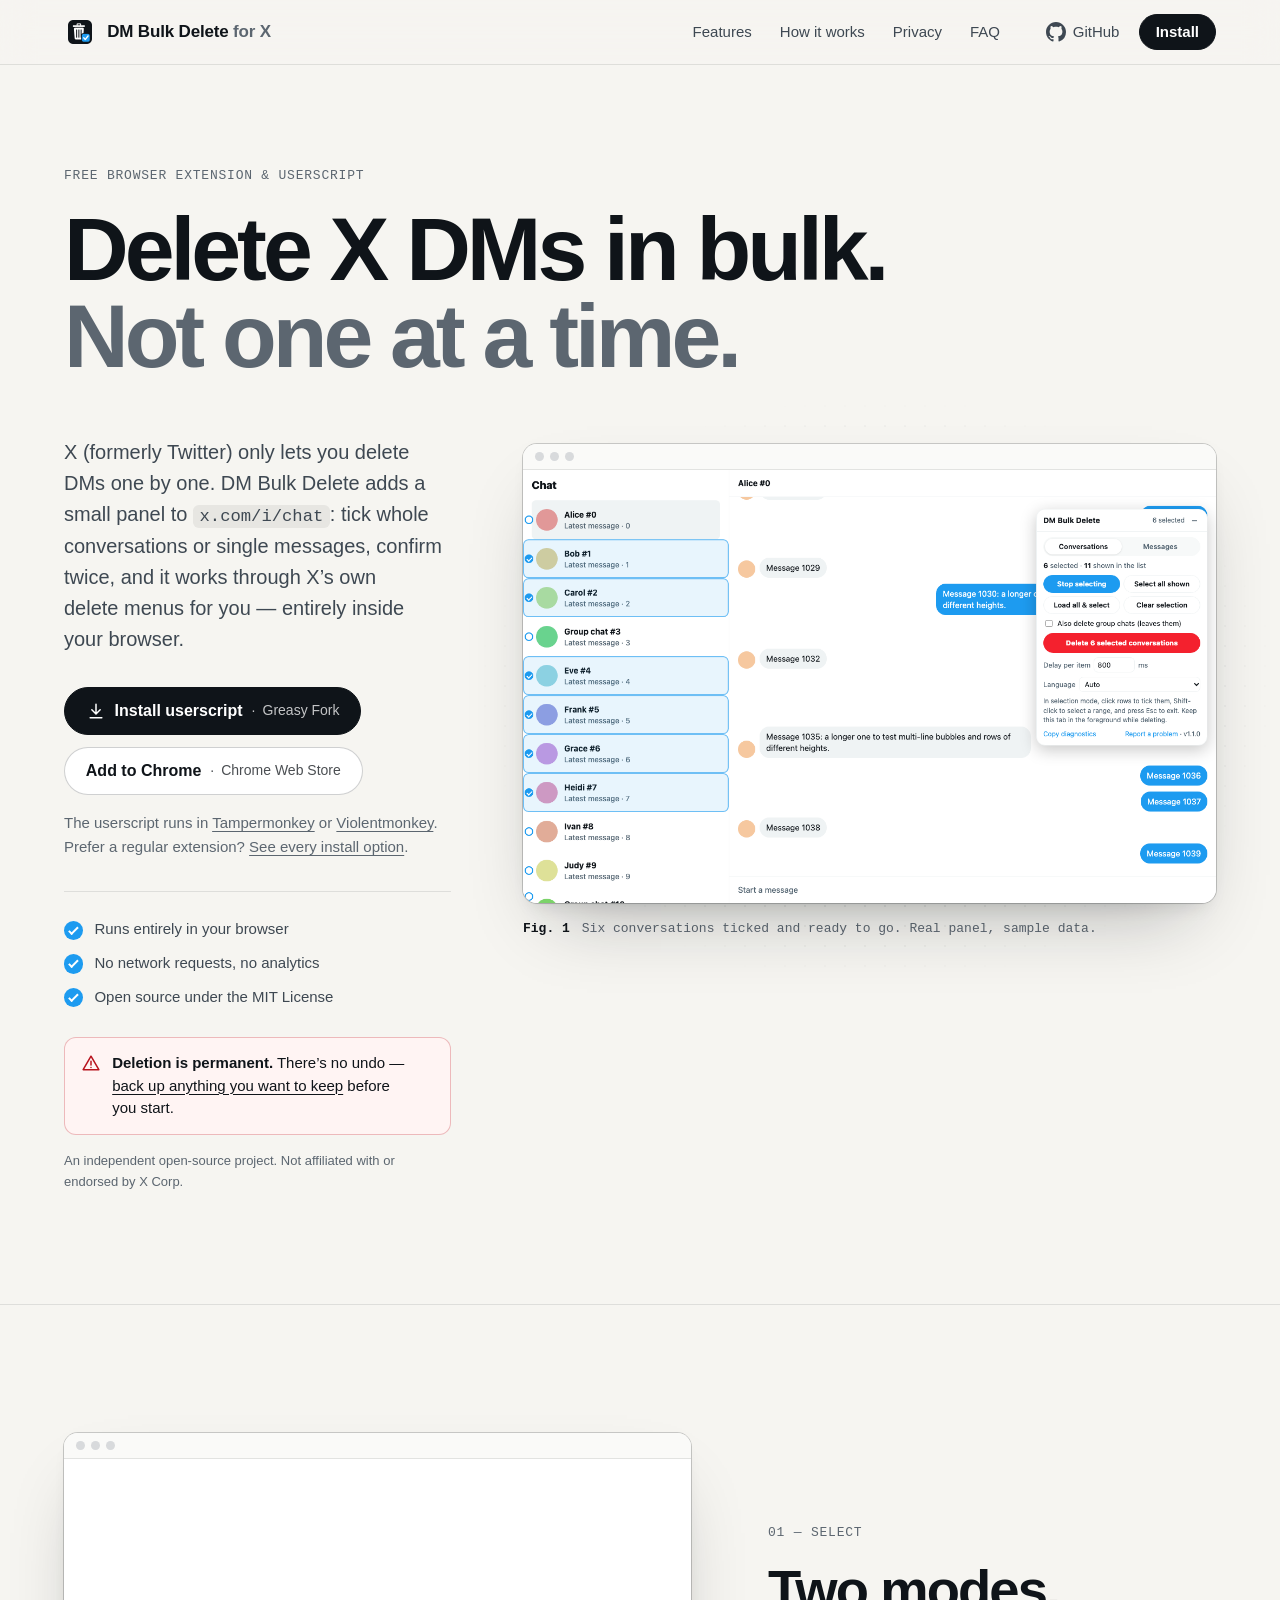
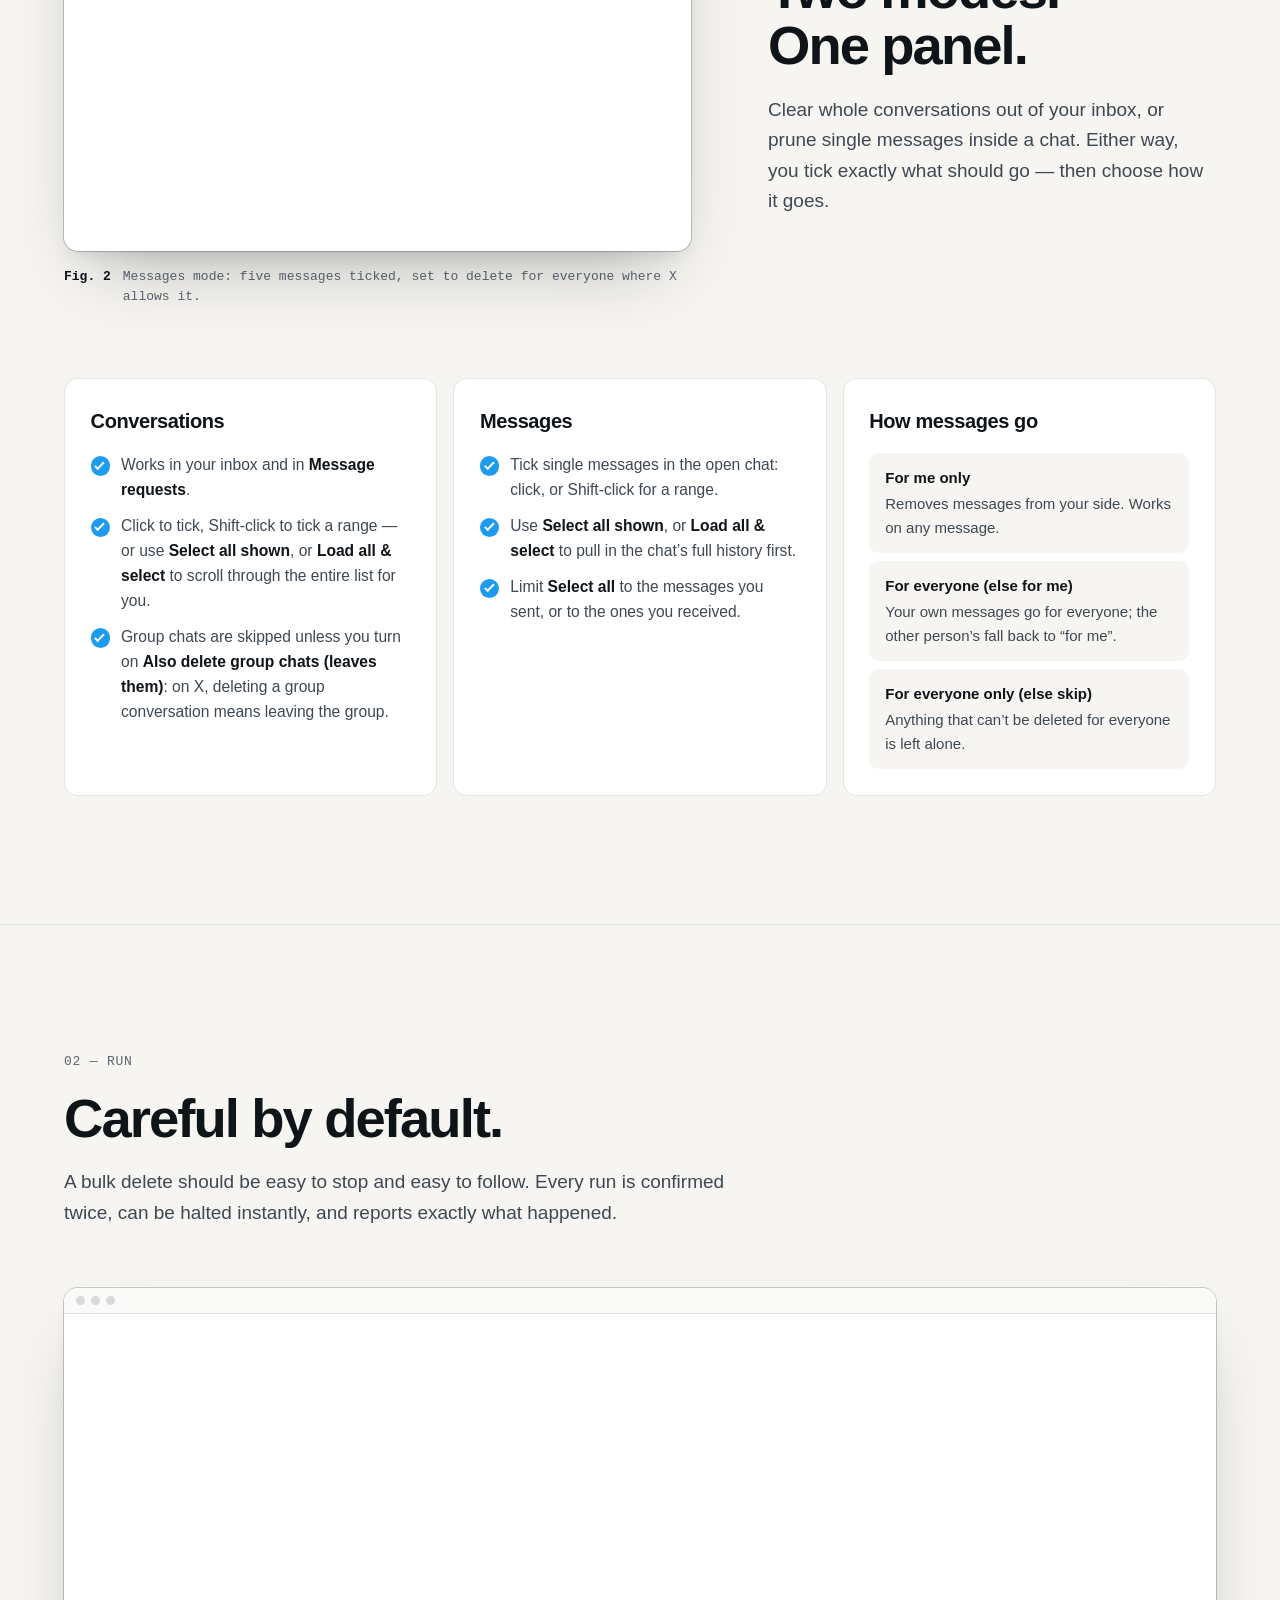
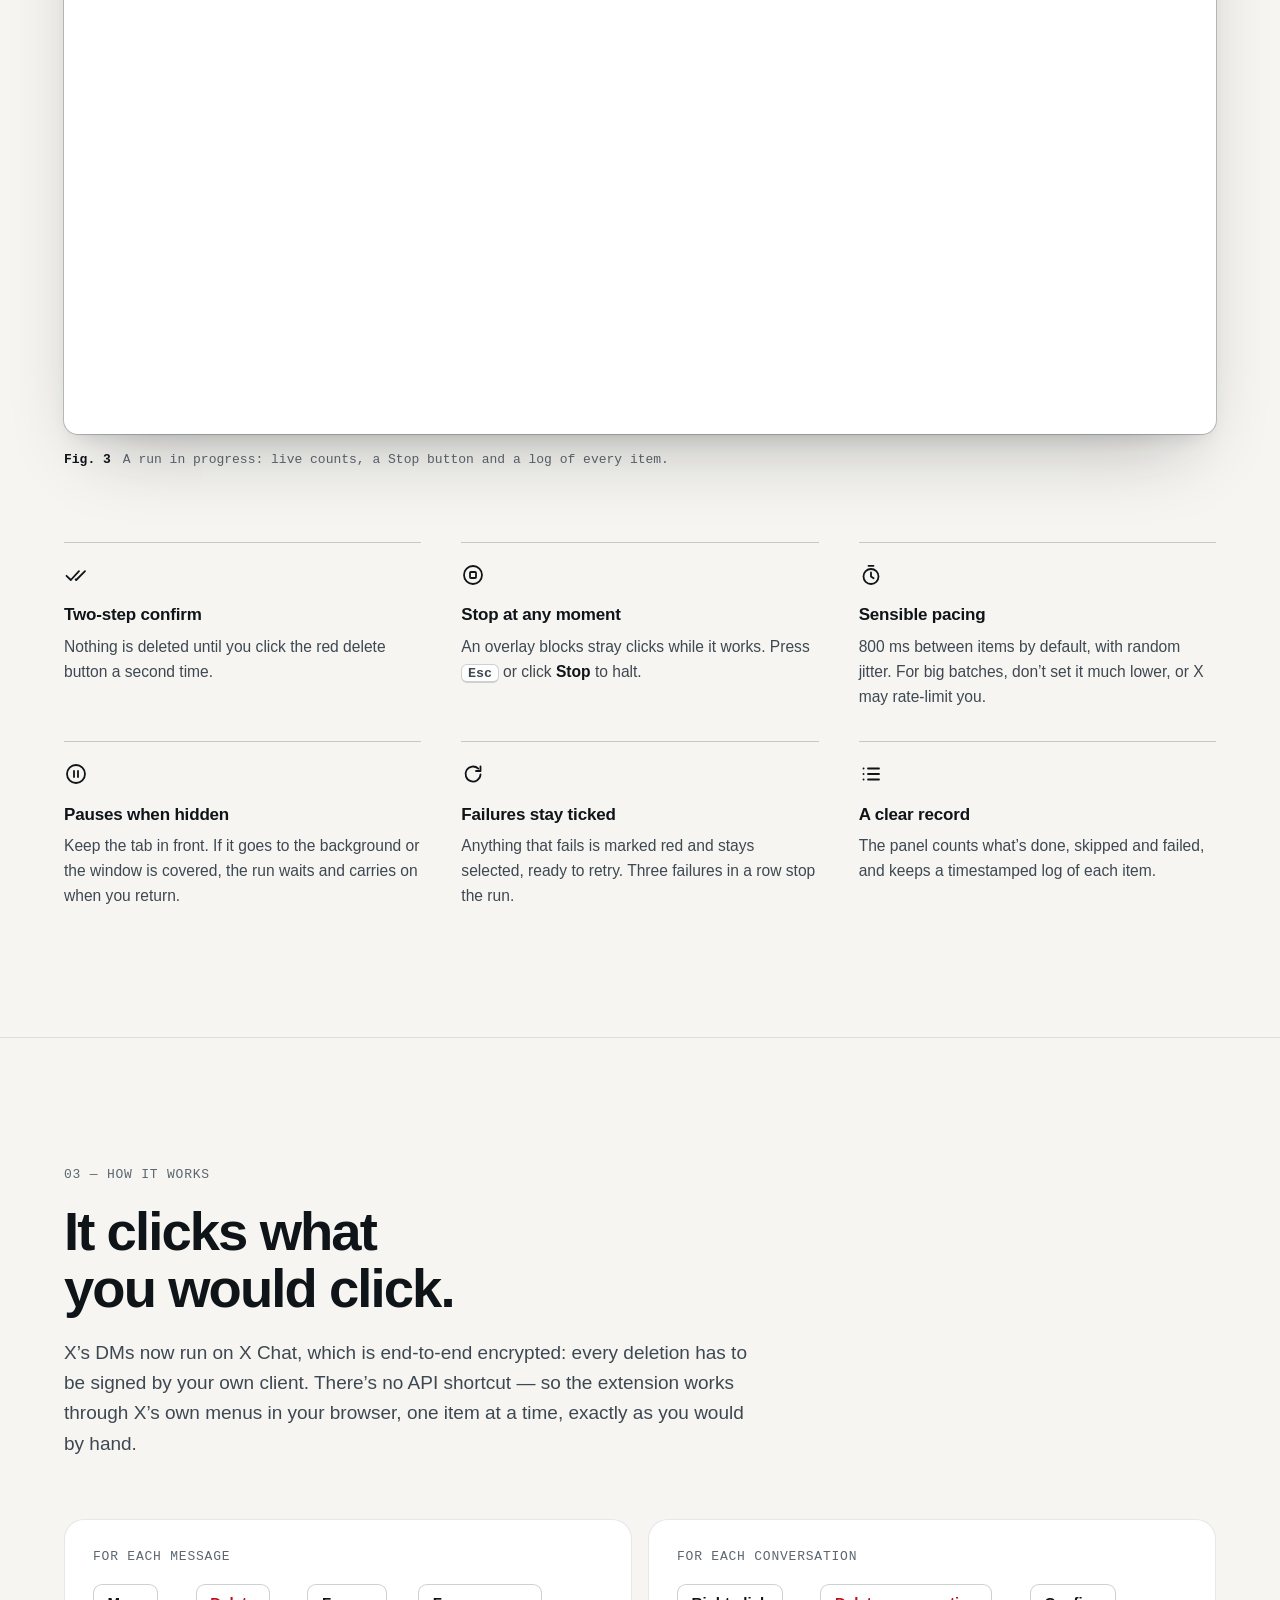
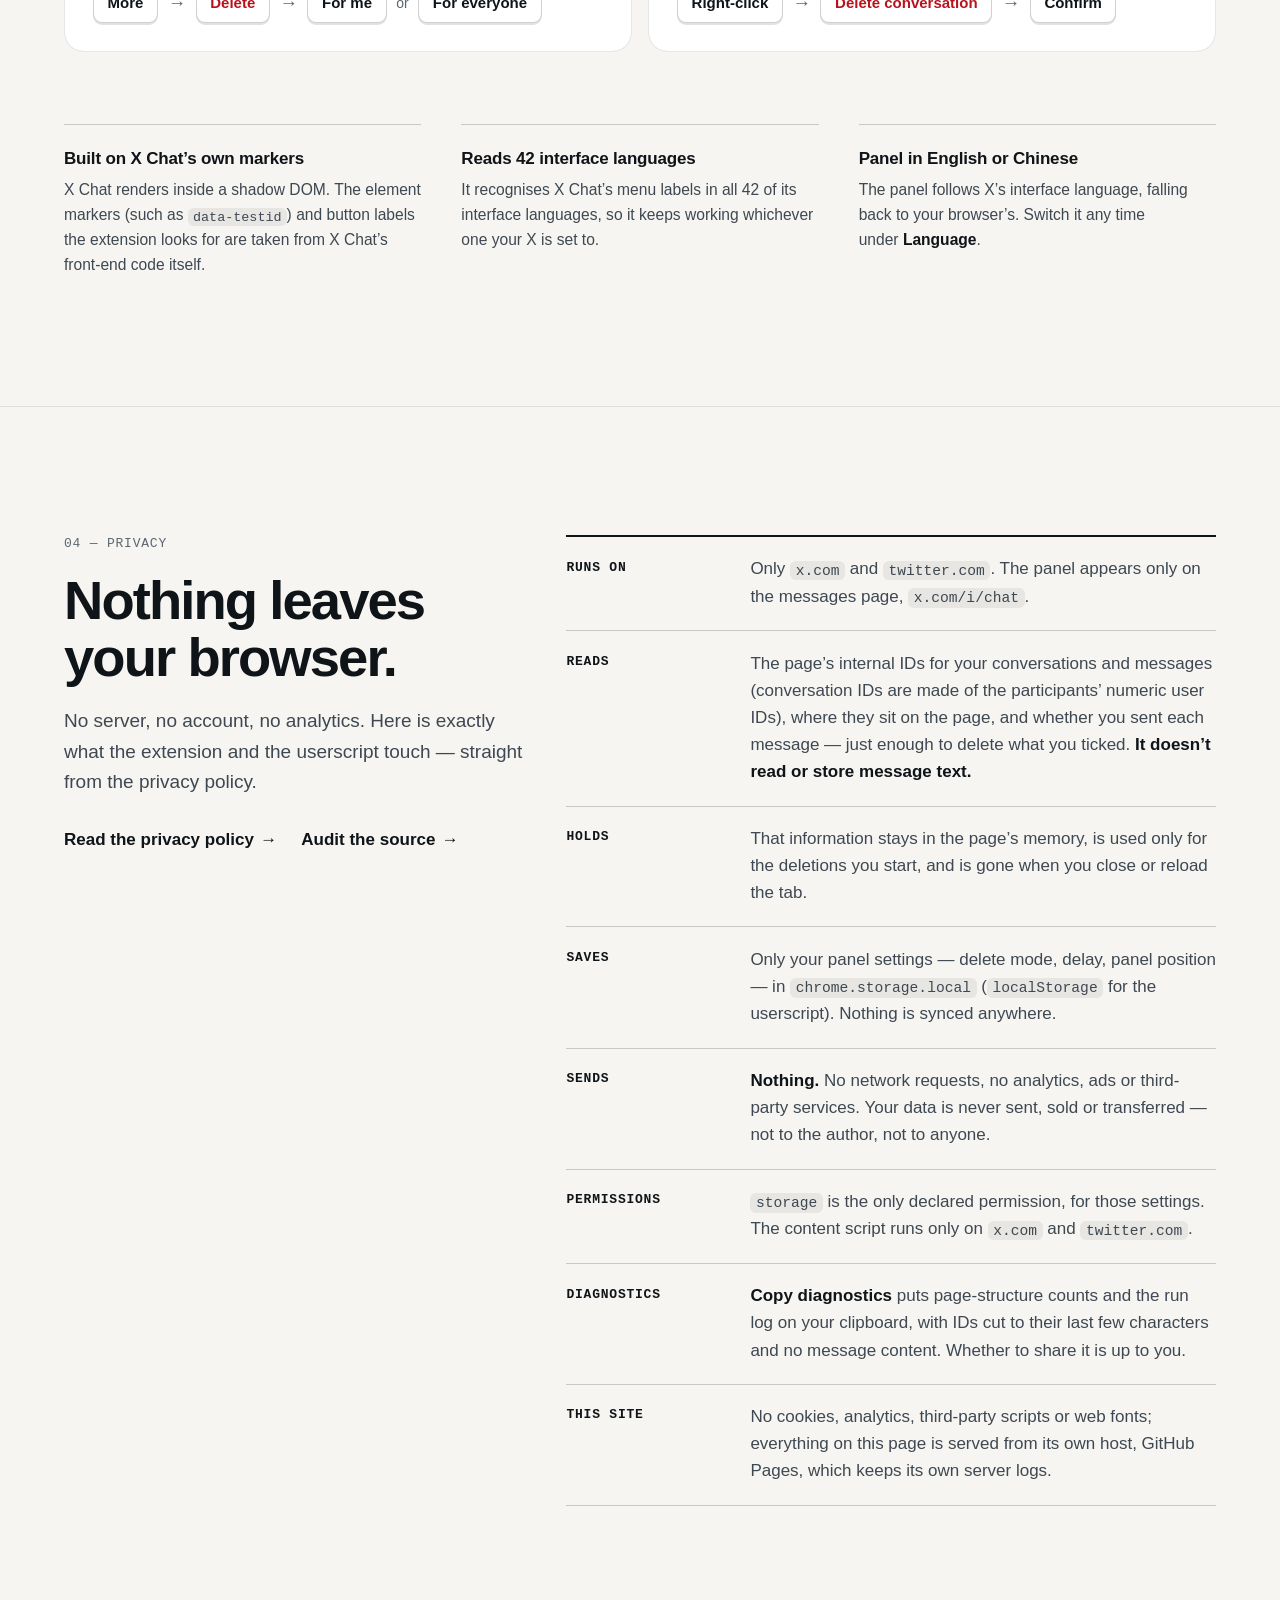
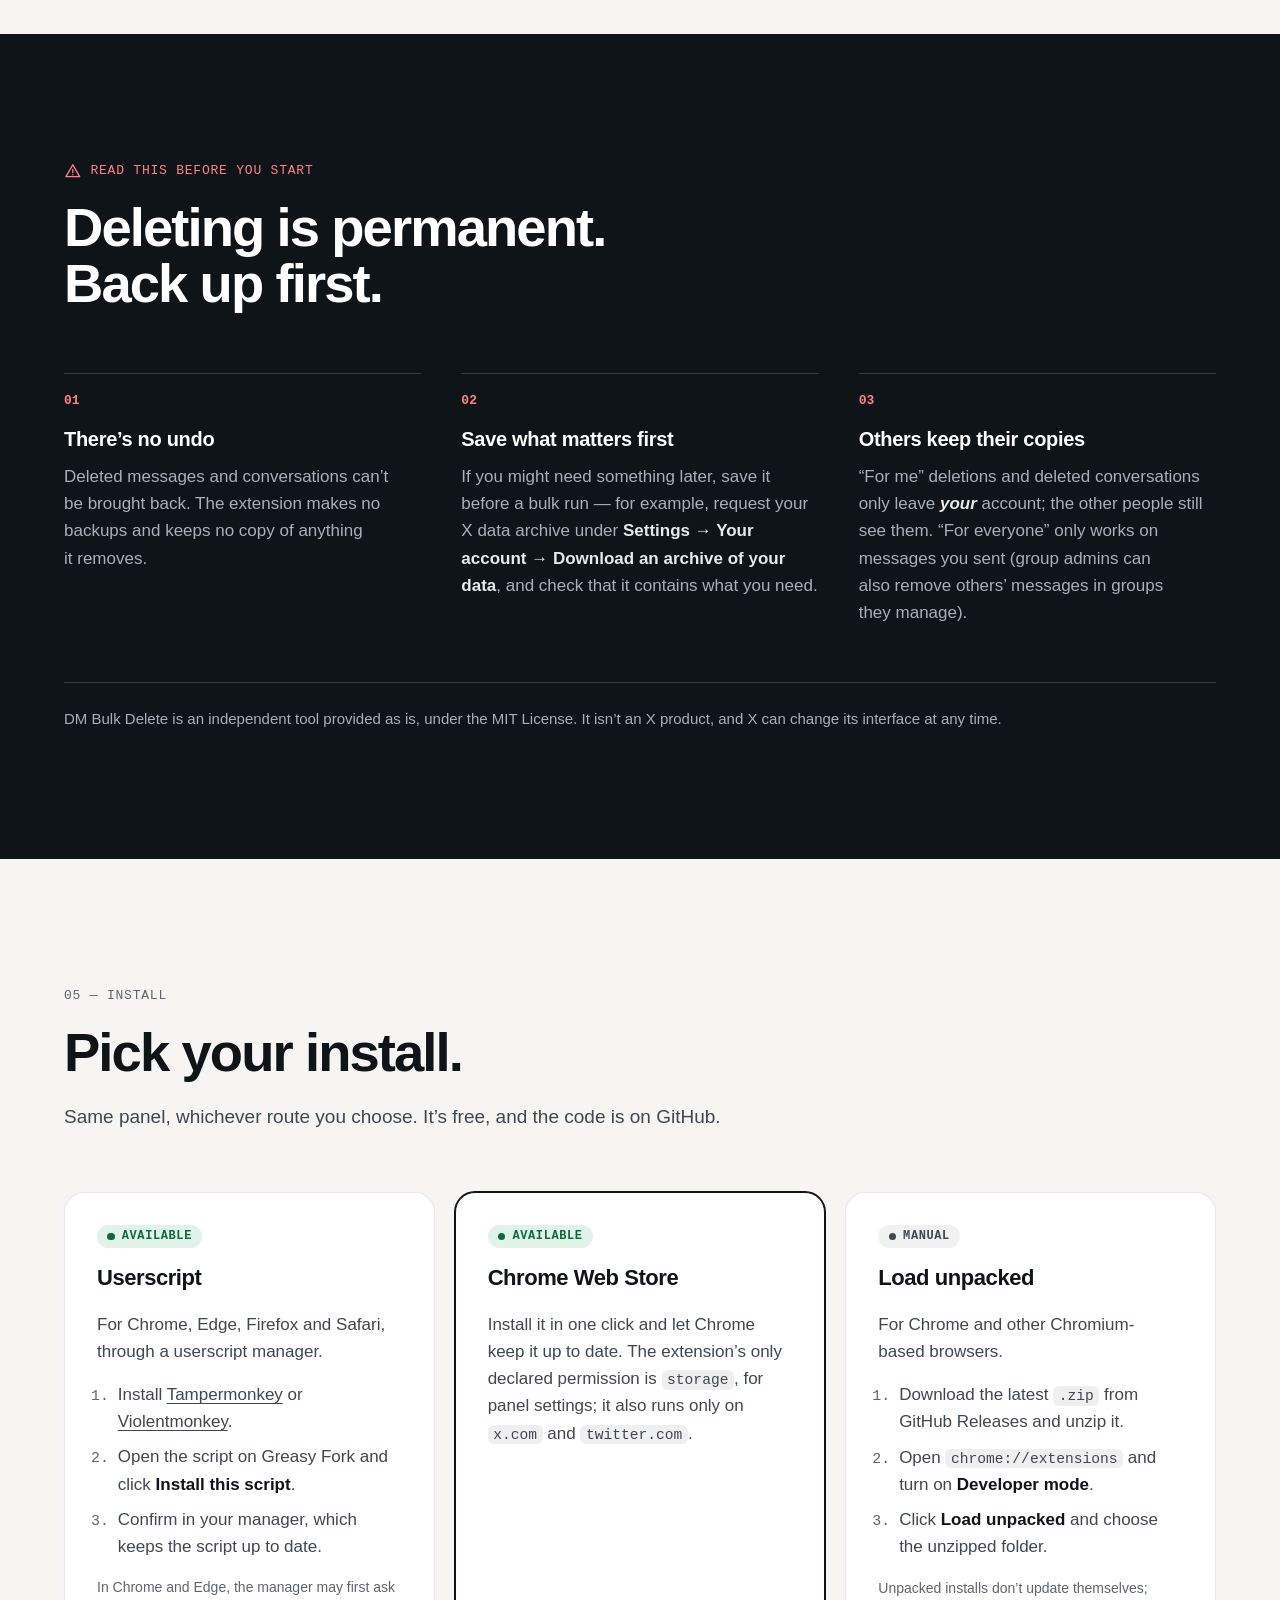
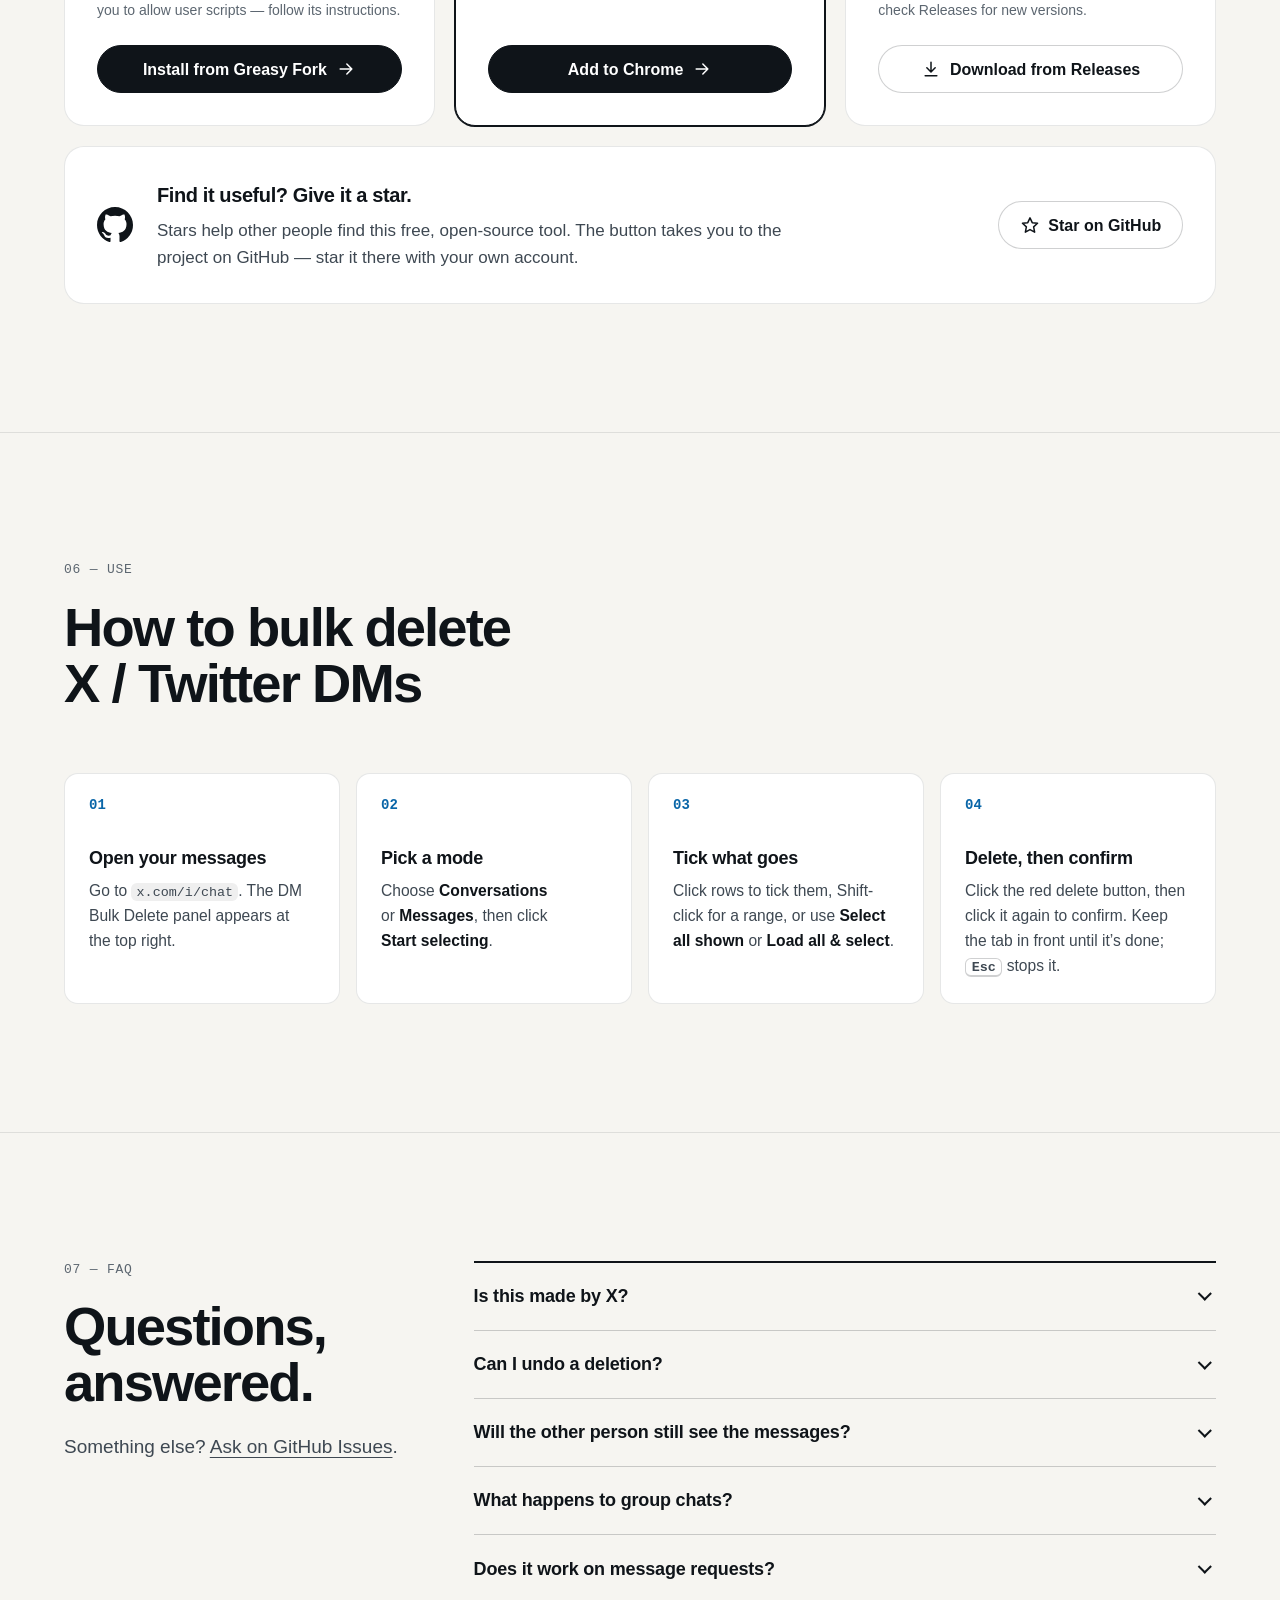
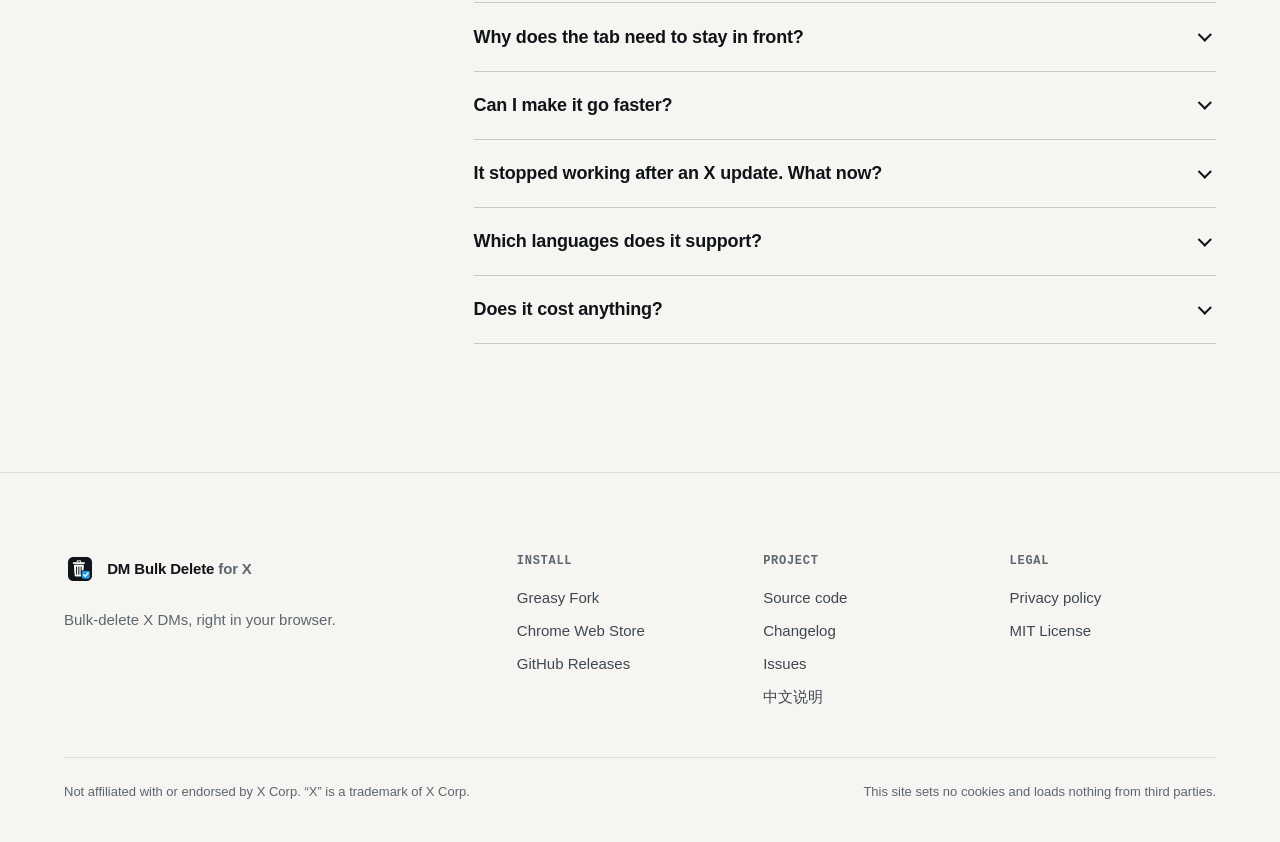
<file: docs/index.html>
<!doctype html>
<html lang="en" data-cws="live">
<head>
  <meta charset="utf-8">
  <meta name="viewport" content="width=device-width, initial-scale=1">
  <!-- Everything on this page is served from this site: no cookies, analytics, third-party scripts or web fonts. This policy enforces it. -->
  <meta http-equiv="Content-Security-Policy" content="default-src 'none'; script-src 'self'; style-src 'self'; img-src 'self'; base-uri 'none'; form-action 'none'">
  <title>DM Bulk Delete for X — delete X (Twitter) DMs in bulk</title>
  <meta name="description" content="Bulk-delete X (Twitter) DMs: tick whole conversations or single messages and remove them in one go. Free, open source, runs entirely in your browser.">
  <link rel="canonical" href="https://llln-j.github.io/x-dm-bulk-delete/">
  <meta name="theme-color" content="#f6f5f1">
  <meta name="color-scheme" content="light">
  <link rel="icon" href="assets/favicon-32.png" sizes="32x32" type="image/png">
  <link rel="icon" href="assets/icon-128.png" sizes="128x128" type="image/png">
  <link rel="apple-touch-icon" href="assets/icon-128.png">

  <meta property="og:type" content="website">
  <meta property="og:site_name" content="DM Bulk Delete for X">
  <meta property="og:title" content="DM Bulk Delete for X — delete X DMs in bulk">
  <meta property="og:description" content="Tick whole conversations or single messages on x.com/i/chat and delete them in one go. Free, open source, and nothing leaves your browser.">
  <meta property="og:url" content="https://llln-j.github.io/x-dm-bulk-delete/">
  <meta property="og:image" content="https://llln-j.github.io/x-dm-bulk-delete/assets/og-image.png">
  <meta property="og:image:type" content="image/png">
  <meta property="og:image:width" content="1200">
  <meta property="og:image:height" content="630">
  <meta property="og:image:alt" content="DM Bulk Delete for X: a selection panel on X’s chat page with several conversations ticked for deletion.">
  <meta property="og:locale" content="en_US">
  <meta name="twitter:card" content="summary_large_image">
  <meta name="twitter:title" content="DM Bulk Delete for X — delete X DMs in bulk">
  <meta name="twitter:description" content="Tick whole conversations or single messages on x.com/i/chat and delete them in one go. Free, open source, and nothing leaves your browser.">
  <meta name="twitter:image" content="https://llln-j.github.io/x-dm-bulk-delete/assets/og-image.png">
  <meta name="twitter:image:alt" content="DM Bulk Delete for X: a selection panel on X’s chat page with several conversations ticked for deletion.">

  <link rel="stylesheet" href="assets/site.css">
  <script src="config.js" defer></script>
  <script src="assets/site.js" defer></script>

  <script type="application/ld+json">
  {
    "@context": "https://schema.org",
    "@type": "SoftwareApplication",
    "name": "DM Bulk Delete for X",
    "alternateName": "X 私信批量删除",
    "description": "Browser extension and userscript that bulk-deletes X (Twitter) direct messages and whole conversations on x.com/i/chat. Runs entirely in the browser; no data leaves the device.",
    "applicationCategory": "BrowserApplication",
    "operatingSystem": "Chrome, Edge, Firefox, Safari",
    "url": "https://llln-j.github.io/x-dm-bulk-delete/",
    "image": "https://llln-j.github.io/x-dm-bulk-delete/assets/og-image.png",
    "screenshot": "https://llln-j.github.io/x-dm-bulk-delete/assets/shot-conversations.png",
    "installUrl": "https://chromewebstore.google.com/detail/dm-bulk-delete-for-x/ohiiccddhenbgfbgachigngnggjcgoeo",
    "downloadUrl": "https://github.com/LLLn-J/x-dm-bulk-delete/releases/latest",
    "license": "https://github.com/LLLn-J/x-dm-bulk-delete/blob/main/LICENSE",
    "isAccessibleForFree": true,
    "offers": { "@type": "Offer", "price": "0", "priceCurrency": "USD" },
    "sameAs": [
      "https://chromewebstore.google.com/detail/dm-bulk-delete-for-x/ohiiccddhenbgfbgachigngnggjcgoeo",
      "https://github.com/LLLn-J/x-dm-bulk-delete",
      "https://greasyfork.org/en/scripts/604053-dm-bulk-delete-for-x"
    ]
  }
  </script>
</head>
<body>
  <a class="skip-link" href="#main">Skip to content</a>

  <svg class="sprite" aria-hidden="true" focusable="false" xmlns="http://www.w3.org/2000/svg">
    <symbol id="i-arrow" viewBox="0 0 24 24"><path d="M5 12h14M13 6l6 6-6 6"/></symbol>
    <symbol id="i-download" viewBox="0 0 24 24"><path d="M12 4v11M7 10.5l5 5 5-5M5 20h14"/></symbol>
    <symbol id="i-alert" viewBox="0 0 24 24"><path d="M12 3.8 2.6 20h18.8L12 3.8Z"/><path d="M12 10v4.4M12 17.3v.1"/></symbol>
    <symbol id="i-double-check" viewBox="0 0 24 24"><path d="M2.5 12.8 6.8 17 15 8.2M11.6 16.4l.6.6L21 8.2"/></symbol>
    <symbol id="i-stop" viewBox="0 0 24 24"><circle cx="12" cy="12" r="9"/><rect x="9" y="9" width="6" height="6" rx="1"/></symbol>
    <symbol id="i-timer" viewBox="0 0 24 24"><circle cx="12" cy="13.5" r="7.5"/><path d="M12 9.5v4l2.6 1.8M9.5 2.8h5"/></symbol>
    <symbol id="i-pause" viewBox="0 0 24 24"><circle cx="12" cy="12" r="9"/><path d="M10 9v6M14 9v6"/></symbol>
    <symbol id="i-retry" viewBox="0 0 24 24"><path d="M19.5 12.5a7.5 7.5 0 1 1-2.2-5.8"/><path d="M19.5 4.5v4.5H15"/></symbol>
    <symbol id="i-log" viewBox="0 0 24 24"><path d="M9 6.5h11M9 12h11M9 17.5h11M4.5 6.5h.1M4.5 12h.1M4.5 17.5h.1"/></symbol>
    <symbol id="i-github" viewBox="0 0 16 16"><path d="M8 0C3.58 0 0 3.58 0 8c0 3.54 2.29 6.53 5.47 7.59.4.07.55-.17.55-.38 0-.19-.01-.82-.01-1.49-2.01.37-2.53-.49-2.69-.94-.09-.23-.48-.94-.82-1.13-.28-.15-.68-.52-.01-.53.63-.01 1.08.58 1.23.82.72 1.21 1.87.87 2.33.66.07-.52.28-.87.51-1.07-1.78-.2-3.64-.89-3.64-3.95 0-.87.31-1.59.82-2.15-.08-.2-.36-1.02.08-2.12 0 0 .67-.21 2.2.82.64-.18 1.32-.27 2-.27.68 0 1.36.09 2 .27 1.53-1.04 2.2-.82 2.2-.82.44 1.1.16 1.92.08 2.12.51.56.82 1.27.82 2.15 0 3.07-1.87 3.75-3.65 3.95.29.25.54.73.54 1.48 0 1.07-.01 1.93-.01 2.2 0 .21.15.46.55.38A8.01 8.01 0 0 0 16 8c0-4.42-3.58-8-8-8Z"/></symbol>
    <symbol id="i-star" viewBox="0 0 24 24"><path d="M12 3.4l2.68 5.81 6.36.75-4.7 4.35 1.24 6.28L12 17.46l-5.58 3.13 1.24-6.28-4.7-4.35 6.36-.75Z"/></symbol>
  </svg>

  <header class="site-header">
    <div class="wrap header-inner">
      <a class="brand" href="./">
        <img src="assets/icon-128.png" width="32" height="32" alt="">
        <span>DM Bulk Delete <span class="brand-for">for X</span></span>
      </a>
      <nav class="site-nav" aria-label="Sections">
        <ul>
          <li><a href="#features">Features</a></li>
          <li><a href="#how-it-works">How it works</a></li>
          <li><a href="#privacy">Privacy</a></li>
          <li><a href="#faq">FAQ</a></li>
        </ul>
      </nav>
      <div class="header-actions">
        <a class="header-github" href="https://github.com/LLLn-J/x-dm-bulk-delete">
          <svg class="icon icon--fill" aria-hidden="true" focusable="false"><use href="#i-github"/></svg>
          <span class="header-github-label">GitHub</span>
        </a>
        <a class="btn btn--primary btn--sm" href="#install">Install</a>
      </div>
    </div>
  </header>

  <main id="main">
    <section class="hero" aria-labelledby="hero-title">
      <div class="wrap">
        <p class="kicker">Free browser extension &amp; userscript</p>
        <h1 id="hero-title" class="hero-title">Delete X DMs in bulk.<br><span>Not one at a time.</span></h1>

        <div class="hero-grid">
          <div class="hero-copy">
            <p class="hero-lede">X (formerly Twitter) only lets you delete DMs one by one. DM Bulk Delete adds a small panel to <code>x.com/i/chat</code>: tick whole conversations or single messages, confirm twice, and it works through X’s own delete menus for you — entirely inside your browser.</p>

            <div class="cta-row">
              <a class="btn btn--primary" href="https://greasyfork.org/en/scripts/604053-dm-bulk-delete-for-x">
                <svg class="icon" aria-hidden="true" focusable="false"><use href="#i-download"/></svg>
                Install userscript <span class="btn-meta">Greasy Fork</span>
              </a>
              <span class="btn btn--pending" data-cws-pending hidden>
                <span class="pending-dot" aria-hidden="true"></span>
                Chrome Web Store <span class="btn-meta">pending review</span>
              </span>
              <a class="btn btn--secondary" href="https://chromewebstore.google.com/detail/dm-bulk-delete-for-x/ohiiccddhenbgfbgachigngnggjcgoeo" data-cws-link data-cws-live>
                Add to Chrome <span class="btn-meta">Chrome Web Store</span>
              </a>
            </div>
            <p class="cta-alt">The userscript runs in <a href="https://www.tampermonkey.net/">Tampermonkey</a> or <a href="https://violentmonkey.github.io/">Violentmonkey</a>. Prefer a regular extension? <a href="#install">See every install option</a>.</p>

            <ul class="proof" role="list">
              <li>Runs entirely in your browser</li>
              <li>No network requests, no analytics</li>
              <li>Open source under the MIT License</li>
            </ul>

            <p class="hero-warning">
              <svg class="icon" aria-hidden="true" focusable="false"><use href="#i-alert"/></svg>
              <span><strong>Deletion is permanent.</strong> There’s no undo — <a href="#before-you-start">back up anything you want to keep</a> before you start.</span>
            </p>
            <p class="disclaimer">An independent open-source project. Not affiliated with or endorsed by X&nbsp;Corp.</p>
          </div>

          <figure class="hero-shot">
            <div class="shot">
              <div class="shot-bar" aria-hidden="true"><span></span><span></span><span></span></div>
              <picture>
                <source srcset="assets/shot-conversations.webp" type="image/webp">
                <img src="assets/shot-conversations.png" width="1280" height="800" fetchpriority="high" decoding="async" alt="The DM Bulk Delete panel open on X’s chat page. Six conversations in the list on the left are ticked, and the panel offers a red button labelled “Delete 6 selected conversations”.">
              </picture>
            </div>
            <figcaption><span class="fig">Fig. 1</span> <span>Six conversations ticked and ready to go. Real panel, sample data.</span></figcaption>
          </figure>
        </div>
      </div>
    </section>

    <section id="features" class="section" aria-labelledby="features-title">
      <div class="wrap">
        <div class="split">
          <div class="split-copy">
            <p class="kicker">01 — Select</p>
            <h2 id="features-title" class="display">Two modes. One&nbsp;panel.</h2>
            <p class="section-lede">Clear whole conversations out of your inbox, or prune single messages inside a chat. Either way, you tick exactly what should go — then choose how it goes.</p>
          </div>

          <figure class="split-media">
            <div class="shot">
              <div class="shot-bar" aria-hidden="true"><span></span><span></span><span></span></div>
              <picture>
                <source srcset="assets/shot-messages.webp" type="image/webp">
                <img src="assets/shot-messages.png" width="1280" height="800" loading="lazy" decoding="async" alt="Messages mode: five messages in the open chat are ticked, and the panel’s Delete setting reads “For everyone (else for me)” above a red “Delete 5 selected messages” button.">
              </picture>
            </div>
            <figcaption><span class="fig">Fig. 2</span> <span>Messages mode: five messages ticked, set to delete for everyone where X allows it.</span></figcaption>
          </figure>
        </div>

        <div class="modes">
          <article class="mode" aria-labelledby="mode-conversations">
            <h3 id="mode-conversations">Conversations</h3>
            <ul class="ticks" role="list">
              <li>Works in your inbox and in <strong>Message requests</strong>.</li>
              <li>Click to tick, Shift-click to tick a range — or use <strong>Select all shown</strong>, or <strong>Load all &amp; select</strong> to scroll through the entire list for you.</li>
              <li>Group chats are skipped unless you turn on <strong>Also delete group chats (leaves them)</strong>: on X, deleting a group conversation means leaving the group.</li>
            </ul>
          </article>

          <article class="mode" aria-labelledby="mode-messages">
            <h3 id="mode-messages">Messages</h3>
            <ul class="ticks" role="list">
              <li>Tick single messages in the open chat: click, or Shift-click for a range.</li>
              <li>Use <strong>Select all shown</strong>, or <strong>Load all &amp; select</strong> to pull in the chat’s full history first.</li>
              <li>Limit <strong>Select all</strong> to the messages you sent, or to the ones you received.</li>
            </ul>
          </article>

          <article class="mode" aria-labelledby="mode-delete">
            <h3 id="mode-delete">How messages go</h3>
            <dl class="delete-modes">
              <div>
                <dt>For me only</dt>
                <dd>Removes messages from your side. Works on any message.</dd>
              </div>
              <div>
                <dt>For everyone (else for me)</dt>
                <dd>Your own messages go for everyone; the other person’s fall back to “for me”.</dd>
              </div>
              <div>
                <dt>For everyone only (else skip)</dt>
                <dd>Anything that can’t be deleted for everyone is left alone.</dd>
              </div>
            </dl>
          </article>
        </div>
      </div>
    </section>

    <section id="safety" class="section" aria-labelledby="safety-title">
      <div class="wrap">
        <header class="section-head">
          <p class="kicker">02 — Run</p>
          <h2 id="safety-title" class="display">Careful by default.</h2>
          <p class="section-lede">A bulk delete should be easy to stop and easy to follow. Every run is confirmed twice, can be halted instantly, and reports exactly what happened.</p>
        </header>

        <figure class="wide-shot">
          <div class="shot">
            <div class="shot-bar" aria-hidden="true"><span></span><span></span><span></span></div>
            <picture>
              <source srcset="assets/shot-deleting.webp" type="image/webp">
              <img src="assets/shot-deleting.png" width="1280" height="800" loading="lazy" decoding="async" alt="A deletion run in progress. A banner asks you not to use the page in the meantime and to press Esc or click Stop to cancel; the conversation being processed is highlighted in yellow; the panel shows “5/14 · 4 done · 1 skipped · 0 failed”, a Stop button and a timestamped log.">
            </picture>
          </div>
          <figcaption><span class="fig">Fig. 3</span> <span>A run in progress: live counts, a Stop button and a log of every item.</span></figcaption>
        </figure>

        <ul class="facts facts--3" role="list">
          <li>
            <svg class="icon" aria-hidden="true" focusable="false"><use href="#i-double-check"/></svg>
            <h3>Two-step confirm</h3>
            <p>Nothing is deleted until you click the red delete button a second time.</p>
          </li>
          <li>
            <svg class="icon" aria-hidden="true" focusable="false"><use href="#i-stop"/></svg>
            <h3>Stop at any moment</h3>
            <p>An overlay blocks stray clicks while it works. Press <kbd>Esc</kbd> or click <strong>Stop</strong> to halt.</p>
          </li>
          <li>
            <svg class="icon" aria-hidden="true" focusable="false"><use href="#i-timer"/></svg>
            <h3>Sensible pacing</h3>
            <p>800&nbsp;ms between items by default, with random jitter. For big batches, don’t set it much lower, or X may rate-limit you.</p>
          </li>
          <li>
            <svg class="icon" aria-hidden="true" focusable="false"><use href="#i-pause"/></svg>
            <h3>Pauses when hidden</h3>
            <p>Keep the tab in front. If it goes to the background or the window is covered, the run waits and carries on when you return.</p>
          </li>
          <li>
            <svg class="icon" aria-hidden="true" focusable="false"><use href="#i-retry"/></svg>
            <h3>Failures stay ticked</h3>
            <p>Anything that fails is marked red and stays selected, ready to retry. Three failures in a row stop the run.</p>
          </li>
          <li>
            <svg class="icon" aria-hidden="true" focusable="false"><use href="#i-log"/></svg>
            <h3>A clear record</h3>
            <p>The panel counts what’s done, skipped and failed, and keeps a timestamped log of each item.</p>
          </li>
        </ul>
      </div>
    </section>

    <section id="how-it-works" class="section" aria-labelledby="how-title">
      <div class="wrap">
        <header class="section-head">
          <p class="kicker">03 — How it works</p>
          <h2 id="how-title" class="display">It clicks what you would&nbsp;click.</h2>
          <p class="section-lede">X’s DMs now run on X Chat, which is end-to-end encrypted: every deletion has to be signed by your own client. There’s no API shortcut — so the extension works through X’s own menus in your browser, one item at a time, exactly as you would by hand.</p>
        </header>

        <div class="paths">
          <div class="path">
            <p class="path-label">For each message</p>
            <ol class="path-steps" role="list">
              <li><span class="key">More</span></li>
              <li><span class="key key--danger">Delete</span></li>
              <li><span class="key">For me</span> <span class="path-or">or</span> <span class="key">For everyone</span></li>
            </ol>
          </div>
          <div class="path">
            <p class="path-label">For each conversation</p>
            <ol class="path-steps" role="list">
              <li><span class="key">Right-click</span></li>
              <li><span class="key key--danger">Delete conversation</span></li>
              <li><span class="key">Confirm</span></li>
            </ol>
          </div>
        </div>

        <ul class="facts facts--3" role="list">
          <li>
            <h3>Built on X Chat’s own markers</h3>
            <p>X Chat renders inside a shadow DOM. The element markers (such as <code>data-testid</code>) and button labels the extension looks for are taken from X Chat’s front-end code itself.</p>
          </li>
          <li>
            <h3>Reads 42 interface languages</h3>
            <p>It recognises X Chat’s menu labels in all 42 of its interface languages, so it keeps working whichever one your X is set to.</p>
          </li>
          <li>
            <h3>Panel in English or Chinese</h3>
            <p>The panel follows X’s interface language, falling back to your browser’s. Switch it any time under <strong>Language</strong>.</p>
          </li>
        </ul>
      </div>
    </section>

    <section id="privacy" class="section" aria-labelledby="privacy-title">
      <div class="wrap privacy-layout">
        <header class="section-head">
          <p class="kicker">04 — Privacy</p>
          <h2 id="privacy-title" class="display">Nothing leaves your browser.</h2>
          <p class="section-lede">No server, no account, no analytics. Here is exactly what the extension and the userscript touch — straight from the privacy policy.</p>
          <p class="link-row">
            <a class="link-arrow" href="https://github.com/LLLn-J/x-dm-bulk-delete/blob/main/PRIVACY.md">Read the privacy policy</a>
            <a class="link-arrow" href="https://github.com/LLLn-J/x-dm-bulk-delete">Audit the source</a>
          </p>
        </header>

        <dl class="spec">
          <div>
            <dt>Runs on</dt>
            <dd>Only <code>x.com</code> and <code>twitter.com</code>. The panel appears only on the messages page, <code>x.com/i/chat</code>.</dd>
          </div>
          <div>
            <dt>Reads</dt>
            <dd>The page’s internal IDs for your conversations and messages (conversation IDs are made of the participants’ numeric user IDs), where they sit on the page, and whether you sent each message — just enough to delete what you ticked. <strong>It doesn’t read or store message text.</strong></dd>
          </div>
          <div>
            <dt>Holds</dt>
            <dd>That information stays in the page’s memory, is used only for the deletions you start, and is gone when you close or reload the tab.</dd>
          </div>
          <div>
            <dt>Saves</dt>
            <dd>Only your panel settings — delete mode, delay, panel position — in <code>chrome.storage.local</code> (<code>localStorage</code> for the userscript). Nothing is synced anywhere.</dd>
          </div>
          <div>
            <dt>Sends</dt>
            <dd><strong>Nothing.</strong> No network requests, no analytics, ads or third-party services. Your data is never sent, sold or transferred — not to the author, not to anyone.</dd>
          </div>
          <div>
            <dt>Permissions</dt>
            <dd><code>storage</code> is the only declared permission, for those settings. The content script runs only on <code>x.com</code> and <code>twitter.com</code>.</dd>
          </div>
          <div>
            <dt>Diagnostics</dt>
            <dd><strong>Copy diagnostics</strong> puts page-structure counts and the run log on your clipboard, with IDs cut to their last few characters and no message content. Whether to share it is up to you.</dd>
          </div>
          <div>
            <dt>This site</dt>
            <dd>No cookies, analytics, third-party scripts or web fonts; everything on this page is served from its own host, GitHub Pages, which keeps its own server logs.</dd>
          </div>
        </dl>
      </div>
    </section>

    <section id="before-you-start" class="caution" aria-labelledby="caution-title">
      <div class="wrap">
        <p class="kicker">
          <svg class="icon" aria-hidden="true" focusable="false"><use href="#i-alert"/></svg>
          Read this before you start
        </p>
        <h2 id="caution-title" class="display">Deleting is permanent.<br>Back up first.</h2>
        <ol class="caution-grid" role="list">
          <li>
            <h3>There’s no undo</h3>
            <p>Deleted messages and conversations can’t be brought back. The extension makes no backups and keeps no copy of anything it removes.</p>
          </li>
          <li>
            <h3>Save what matters first</h3>
            <p>If you might need something later, save it before a bulk run — for example, request your X data archive under <strong>Settings → Your account → Download an archive of your data</strong>, and check that it contains what you need.</p>
          </li>
          <li>
            <h3>Others keep their copies</h3>
            <p>“For me” deletions and deleted conversations only leave <em>your</em> account; the other people still see them. “For everyone” only works on messages you sent (group admins can also remove others’ messages in groups they manage).</p>
          </li>
        </ol>
        <p class="caution-foot">DM Bulk Delete is an independent tool provided as is, under the MIT License. It isn’t an X product, and X can change its interface at any time.</p>
      </div>
    </section>

    <section id="install" class="section section--flush" aria-labelledby="install-title">
      <div class="wrap">
        <header class="section-head">
          <p class="kicker">05 — Install</p>
          <h2 id="install-title" class="display">Pick your install.</h2>
          <p class="section-lede">Same panel, whichever route you choose. It’s free, and the code is on GitHub.</p>
        </header>

        <div class="install-grid">
          <article class="install-card install-card--featured" id="install-userscript" aria-labelledby="install-userscript-title">
            <div class="install-top">
              <h3 id="install-userscript-title">Userscript</h3>
              <span class="status status--ok">Available</span>
            </div>
            <p>For Chrome, Edge, Firefox and Safari, through a userscript manager.</p>
            <ol class="install-steps">
              <li>Install <a href="https://www.tampermonkey.net/">Tampermonkey</a> or <a href="https://violentmonkey.github.io/">Violentmonkey</a>.</li>
              <li>Open the script on Greasy Fork and click <strong>Install this script</strong>.</li>
              <li>Confirm in your manager, which keeps the script up to date.</li>
            </ol>
            <p class="note">In Chrome and Edge, the manager may first ask you to allow user scripts — follow its instructions.</p>
            <div class="install-action">
              <a class="btn btn--primary btn--block" href="https://greasyfork.org/en/scripts/604053-dm-bulk-delete-for-x">
                Install from Greasy Fork
                <svg class="icon" aria-hidden="true" focusable="false"><use href="#i-arrow"/></svg>
              </a>
            </div>
          </article>

          <article class="install-card" id="install-chrome" aria-labelledby="install-chrome-title">
            <div class="install-top">
              <h3 id="install-chrome-title">Chrome Web Store</h3>
              <span class="status status--pending" data-cws-pending hidden>Pending review</span>
              <span class="status status--ok" data-cws-live>Available</span>
            </div>
            <p data-cws-pending hidden>The extension has been submitted and is waiting for Chrome Web Store review. Its link will appear here once it’s listed; until then, use the userscript or load it unpacked.</p>
            <p data-cws-live>Install it in one click and let Chrome keep it up to date. The extension’s only declared permission is <code>storage</code>, for panel settings; it also runs only on <code>x.com</code> and <code>twitter.com</code>.</p>
            <div class="install-action">
              <span class="btn btn--pending btn--block" data-cws-pending hidden>Not listed yet</span>
              <a class="btn btn--primary btn--block" href="https://chromewebstore.google.com/detail/dm-bulk-delete-for-x/ohiiccddhenbgfbgachigngnggjcgoeo" data-cws-link data-cws-live>
                Add to Chrome
                <svg class="icon" aria-hidden="true" focusable="false"><use href="#i-arrow"/></svg>
              </a>
            </div>
          </article>

          <article class="install-card" id="install-manual" aria-labelledby="install-manual-title">
            <div class="install-top">
              <h3 id="install-manual-title">Load unpacked</h3>
              <span class="status">Manual</span>
            </div>
            <p>For Chrome and other Chromium-based browsers.</p>
            <ol class="install-steps">
              <li>Download the latest <code>.zip</code> from GitHub Releases and unzip it.</li>
              <li>Open <code>chrome://extensions</code> and turn on <strong>Developer mode</strong>.</li>
              <li>Click <strong>Load unpacked</strong> and choose the unzipped folder.</li>
            </ol>
            <p class="note">Unpacked installs don’t update themselves; check Releases for new versions.</p>
            <div class="install-action">
              <a class="btn btn--secondary btn--block" href="https://github.com/LLLn-J/x-dm-bulk-delete/releases/latest">
                <svg class="icon" aria-hidden="true" focusable="false"><use href="#i-download"/></svg>
                Download from Releases
              </a>
            </div>
          </article>
        </div>

        <div class="star-cta" id="star">
          <svg class="icon icon--fill star-cta-mark" aria-hidden="true" focusable="false"><use href="#i-github"/></svg>
          <div>
            <h3>Find it useful? Give it a star.</h3>
            <p>Stars help other people find this free, open-source tool. The button takes you to the project on GitHub — star it there with your own account.</p>
          </div>
          <a class="btn btn--secondary" href="https://github.com/LLLn-J/x-dm-bulk-delete">
            <svg class="icon" aria-hidden="true" focusable="false"><use href="#i-star"/></svg>
            Star on GitHub
          </a>
        </div>
      </div>
    </section>

    <section id="use" class="section" aria-labelledby="use-title">
      <div class="wrap">
        <header class="section-head">
          <p class="kicker">06 — Use</p>
          <h2 id="use-title" class="display">How to bulk delete X / Twitter DMs</h2>
        </header>
        <ol class="steps" role="list">
          <li>
            <h3>Open your messages</h3>
            <p>Go to <code>x.com/i/chat</code>. The DM Bulk Delete panel appears at the top right.</p>
          </li>
          <li>
            <h3>Pick a mode</h3>
            <p>Choose <strong>Conversations</strong> or <strong>Messages</strong>, then click <strong>Start selecting</strong>.</p>
          </li>
          <li>
            <h3>Tick what goes</h3>
            <p>Click rows to tick them, Shift-click for a range, or use <strong>Select all shown</strong> or <strong>Load all &amp; select</strong>.</p>
          </li>
          <li>
            <h3>Delete, then confirm</h3>
            <p>Click the red delete button, then click it again to confirm. Keep the tab in front until it’s done; <kbd>Esc</kbd> stops it.</p>
          </li>
        </ol>
      </div>
    </section>

    <section id="faq" class="section" aria-labelledby="faq-title">
      <div class="wrap faq-layout">
        <header class="section-head">
          <p class="kicker">07 — FAQ</p>
          <h2 id="faq-title" class="display">Questions, answered.</h2>
          <p class="section-lede">Something else? <a href="https://github.com/LLLn-J/x-dm-bulk-delete/issues">Ask on GitHub Issues</a>.</p>
        </header>

        <div class="faq">
          <details>
            <summary>Is this made by X?</summary>
            <div class="answer">
              <p>No. DM Bulk Delete is an independent open-source project. It isn’t affiliated with or endorsed by X&nbsp;Corp., and “X” is a trademark of X&nbsp;Corp.</p>
            </div>
          </details>
          <details>
            <summary>Can I undo a deletion?</summary>
            <div class="answer">
              <p>No. The extension can’t restore anything it has deleted, and it keeps no copy. Save whatever you want to keep before you start — see <a href="#before-you-start">Read this before you start</a>.</p>
            </div>
          </details>
          <details>
            <summary>Will the other person still see the messages?</summary>
            <div class="answer">
              <p>If you delete “for me”, or delete a whole conversation, yes — it disappears only from your account. “For everyone” removes messages you sent for everyone in the chat; X doesn’t let you delete other people’s messages for everyone, except group admins in groups they manage.</p>
            </div>
          </details>
          <details>
            <summary>What happens to group chats?</summary>
            <div class="answer">
              <p>On X, deleting a group conversation means leaving the group. So group chats are skipped unless you tick <strong>Also delete group chats (leaves them)</strong> in the panel.</p>
            </div>
          </details>
          <details>
            <summary>Does it work on message requests?</summary>
            <div class="answer">
              <p>Yes. Conversations mode works in the <strong>Message requests</strong> list as well as in your inbox.</p>
            </div>
          </details>
          <details>
            <summary>Why does the tab need to stay in front?</summary>
            <div class="answer">
              <p>It works through X’s real interface, which has to be on screen. If the tab goes to the background or the window is covered, the run pauses and continues when you come back.</p>
            </div>
          </details>
          <details>
            <summary>Can I make it go faster?</summary>
            <div class="answer">
              <p>You can change <strong>Delay per item</strong> in the panel; the default is 800&nbsp;ms with random jitter. For large batches, keep it at the default or higher so X doesn’t start rate-limiting you.</p>
            </div>
          </details>
          <details>
            <summary>It stopped working after an X update. What now?</summary>
            <div class="answer">
              <p>X changes its interface from time to time. Click <strong>Copy diagnostics</strong> at the bottom of the panel and paste it into a <a href="https://github.com/LLLn-J/x-dm-bulk-delete/issues/new/choose">new GitHub issue</a>. It contains only page-structure counts and the log — no message content.</p>
            </div>
          </details>
          <details>
            <summary>Which languages does it support?</summary>
            <div class="answer">
              <p>The panel is in English or Chinese. It follows X’s interface language (or your browser’s) and can be switched under <strong>Language</strong>. Behind the scenes, it recognises X Chat’s menu labels in all 42 interface languages.</p>
            </div>
          </details>
          <details>
            <summary>Does it cost anything?</summary>
            <div class="answer">
              <p>No. It’s free and open source under the <a href="https://github.com/LLLn-J/x-dm-bulk-delete/blob/main/LICENSE">MIT License</a>.</p>
            </div>
          </details>
        </div>
      </div>
    </section>
  </main>

  <footer class="site-footer">
    <div class="wrap footer-grid">
      <div class="footer-brand">
        <a class="brand" href="./">
          <img src="assets/icon-128.png" width="32" height="32" alt="">
          <span>DM Bulk Delete <span class="brand-for">for X</span></span>
        </a>
        <p>Bulk-delete X DMs, right in your browser.</p>
      </div>
      <nav aria-labelledby="footer-install">
        <h2 id="footer-install" class="footer-heading">Install</h2>
        <ul role="list">
          <li><a href="https://greasyfork.org/en/scripts/604053-dm-bulk-delete-for-x">Greasy Fork</a></li>
          <li data-cws-pending hidden>Chrome Web Store <span class="footer-muted">(pending review)</span></li>
          <li data-cws-live><a href="https://chromewebstore.google.com/detail/dm-bulk-delete-for-x/ohiiccddhenbgfbgachigngnggjcgoeo" data-cws-link>Chrome Web Store</a></li>
          <li><a href="https://github.com/LLLn-J/x-dm-bulk-delete/releases/latest">GitHub Releases</a></li>
        </ul>
      </nav>
      <nav aria-labelledby="footer-project">
        <h2 id="footer-project" class="footer-heading">Project</h2>
        <ul role="list">
          <li><a href="https://github.com/LLLn-J/x-dm-bulk-delete">Source code</a></li>
          <li><a href="https://github.com/LLLn-J/x-dm-bulk-delete/blob/main/CHANGELOG.md">Changelog</a></li>
          <li><a href="https://github.com/LLLn-J/x-dm-bulk-delete/issues">Issues</a></li>
          <li><a href="https://github.com/LLLn-J/x-dm-bulk-delete/blob/main/README.zh-CN.md" hreflang="zh-CN" lang="zh-CN">中文说明</a></li>
        </ul>
      </nav>
      <nav aria-labelledby="footer-legal">
        <h2 id="footer-legal" class="footer-heading">Legal</h2>
        <ul role="list">
          <li><a href="https://github.com/LLLn-J/x-dm-bulk-delete/blob/main/PRIVACY.md">Privacy policy</a></li>
          <li><a href="https://github.com/LLLn-J/x-dm-bulk-delete/blob/main/LICENSE">MIT License</a></li>
        </ul>
      </nav>
    </div>
    <div class="wrap">
      <div class="footer-legal">
        <p>Not affiliated with or endorsed by X&nbsp;Corp. “X” is a trademark of X&nbsp;Corp.</p>
        <p>This site sets no cookies and loads nothing from third parties.</p>
      </div>
    </div>
  </footer>
</body>
</html>
</file>
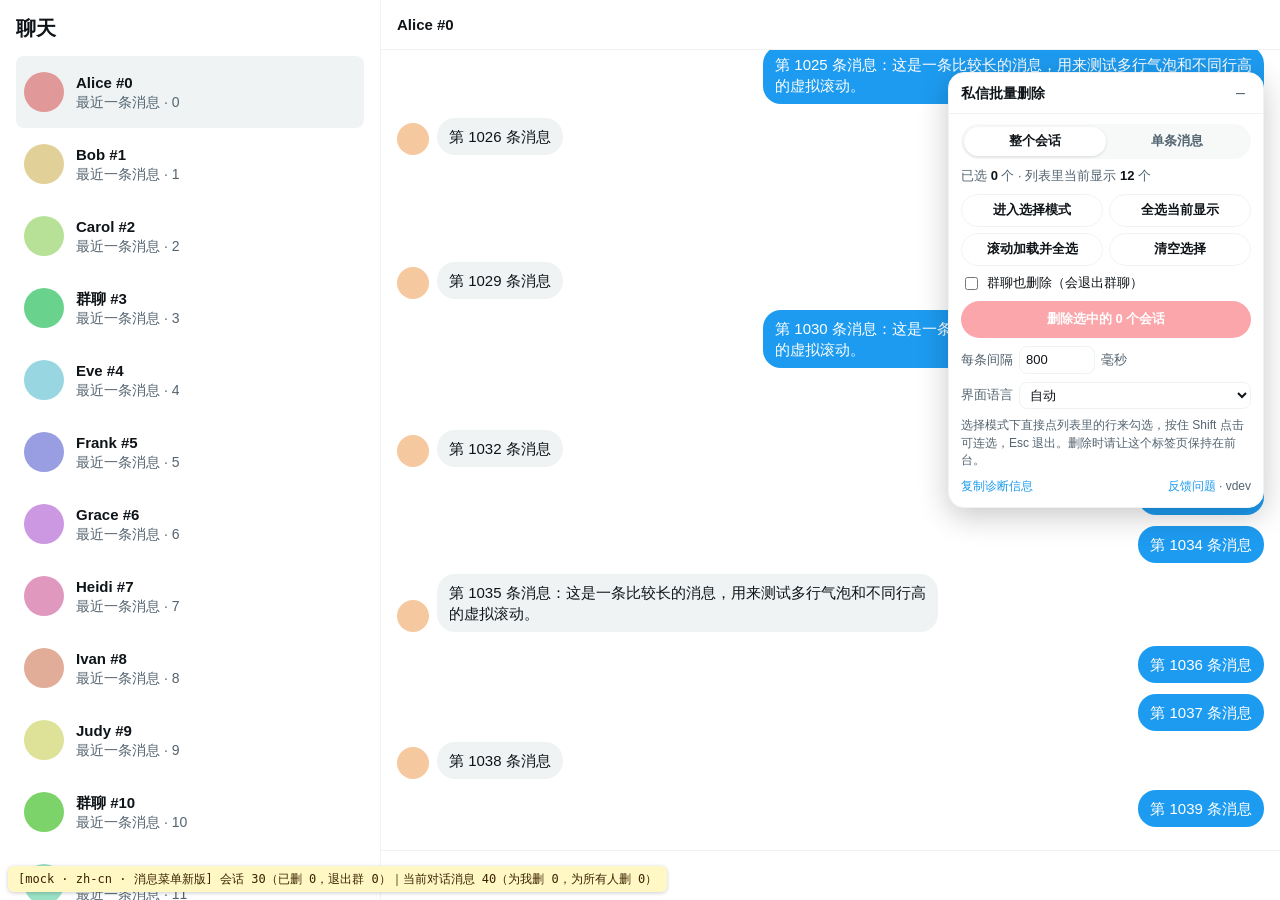
<file: test/mock-xchat.html>
<!doctype html>
<!-- 本地测试页：仿 X Chat 的页面结构，并按 manifest 里的顺序加载扩展脚本。
     data-xbd-force 让面板在非 /i/chat 路径下也显示。用法见 README。 -->
<html lang="zh-CN" data-xbd-force>
  <head>
    <meta charset="utf-8" />
    <title>Mock X Chat</title>
    <style>
      body { margin: 0; background: #fff; } /* 和 x.com 一样给 body 设背景色，面板据此判断深浅色 */
      html.dim body { background: #15202b; }
      #mock-status { position: fixed; left: 8px; bottom: 8px; z-index: 10; max-width: 70vw; padding: 4px 10px; border-radius: 6px;
        background: #fff8c5; color: #3b2300; font: 12px/1.5 ui-monospace, Menlo, monospace; box-shadow: 0 1px 4px rgba(0,0,0,.2); }
    </style>
  </head>
  <body>
    <div id="chat-host"></div>
    <div id="mock-status"></div>
    <script src="mock-xchat.js"></script>
    <script>
      // 默认按 manifest 顺序加载扩展源码；?userscript 改为加载打包好的油猴脚本；?demo=… 摆出截图用的界面状态
      const query = new URLSearchParams(location.search);
      const files = query.has('userscript')
        ? ['../dist/x-dm-bulk-delete.user.js']
        : ['labels.js', 'core.js', 'i18n.js', 'xchat.js', 'ui.js', 'main.js'].map((f) => '../x-dm-bulk-delete/src/' + f);
      if (query.has('demo')) {
        files.push('demo.js');
        document.getElementById('mock-status').hidden = true;
        // 截图里显示真实版本号；消息截图把面板放到左边，别挡住右侧自己发的消息
        if (query.get('version')) window.GM_info = { script: { version: query.get('version') } };
        const panel = query.get('demo') === 'msg' ? { left: 36, top: 96 } : {};
        localStorage.setItem('xbdSettings', JSON.stringify({ panel }));
      }
      for (const src of files) {
        const s = document.createElement('script');
        s.src = src;
        s.async = false;
        document.body.append(s);
      }
    </script>
  </body>
</html>
</file>
<file: docs/assets/site.css>
/* DM Bulk Delete for X — landing page.
   Plain CSS: no framework, no web fonts, nothing loaded from other hosts. */

:root {
  --paper: #f6f5f1;
  --card: #ffffff;
  --ink: #0f1419;
  --ink-soft: #3e4852;
  --ink-mute: #5c6670;
  --line: rgba(15, 20, 25, 0.1);
  --line-strong: rgba(15, 20, 25, 0.2);
  --blue: #1d9bf0;
  --blue-ink: #0a66a8;
  --red-ink: #b8131d;
  --red-soft: #fff4f3;
  --red-line: rgba(184, 19, 29, 0.26);
  --amber-soft: #fff1bf;
  --amber-ink: #6b4f00;
  --amber-dot: #d9a300;
  --green-soft: #e1f3e8;
  --green-ink: #0d6a3a;
  --night: #0f1419;
  --night-line: rgba(255, 255, 255, 0.16);
  --night-text: #e7e9ea;
  --night-mute: #a7b0b8;
  --night-alert: #ff8088;

  --sans: -apple-system, BlinkMacSystemFont, "Segoe UI Variable Text", "Segoe UI", Roboto, "Helvetica Neue", Arial, sans-serif;
  --mono: ui-monospace, "SF Mono", SFMono-Regular, "Cascadia Mono", "Roboto Mono", Menlo, Consolas, "Liberation Mono", monospace;

  --wrap: 72rem;
  --gutter: clamp(1.25rem, 4vw, 2.5rem);
  --space: clamp(4.5rem, 10vw, 8rem);
  --radius: 14px;
  --radius-lg: 20px;
  --shadow-shot: 0 1px 2px rgba(15, 20, 25, 0.05), 0 10px 20px -10px rgba(15, 20, 25, 0.14), 0 36px 72px -28px rgba(15, 20, 25, 0.3);
}

/* ---------- Base ---------- */

*,
*::before,
*::after {
  box-sizing: border-box;
}

html {
  -webkit-text-size-adjust: 100%;
  text-size-adjust: 100%;
  scroll-behavior: smooth;
  scroll-padding-top: 5.5rem;
}

body {
  margin: 0;
  background: var(--paper);
  color: var(--ink);
  font: 400 1.0625rem/1.6 var(--sans);
  -webkit-font-smoothing: antialiased;
  -moz-osx-font-smoothing: grayscale;
}

img,
svg,
picture {
  display: block;
  max-width: 100%;
}

img {
  height: auto;
}

h1,
h2,
h3 {
  text-wrap: balance;
}

p,
li,
dd {
  text-wrap: pretty;
}

a {
  color: inherit;
  text-decoration-thickness: 1px;
  text-underline-offset: 0.2em;
}

a:hover {
  color: var(--blue-ink);
}

[hidden] {
  display: none !important;
}

:focus-visible {
  outline: 2px solid var(--blue-ink);
  outline-offset: 3px;
}

code,
kbd {
  font-family: var(--mono);
  font-size: 0.86em;
}

code {
  padding: 0.12em 0.38em;
  border-radius: 6px;
  background: rgba(15, 20, 25, 0.065);
}

kbd {
  padding: 0.06em 0.42em;
  border: 1px solid var(--line-strong);
  border-bottom-width: 2px;
  border-radius: 6px;
  background: var(--card);
  font-weight: 600;
}

figure {
  margin: 0;
}

.sr-only {
  position: absolute;
  width: 1px;
  height: 1px;
  margin: -1px;
  padding: 0;
  overflow: hidden;
  clip: rect(0 0 0 0);
  clip-path: inset(50%);
  white-space: nowrap;
  border: 0;
}

.sprite {
  position: absolute;
  width: 0;
  height: 0;
  overflow: hidden;
}

.icon {
  width: 1.25rem;
  height: 1.25rem;
  flex: none;
  fill: none;
  stroke: currentColor;
  stroke-width: 1.8;
  stroke-linecap: round;
  stroke-linejoin: round;
}

.icon--fill {
  fill: currentColor;
  stroke: none;
}

.skip-link {
  position: absolute;
  top: -4rem;
  left: 1rem;
  z-index: 100;
  padding: 0.75rem 1rem;
  border-radius: 10px;
  background: var(--ink);
  color: #fff;
  font-weight: 600;
  text-decoration: none;
  transition: top 0.15s;
}

.skip-link:focus,
.skip-link:hover {
  top: 1rem;
  color: #fff;
}

.wrap {
  width: 100%;
  max-width: calc(var(--wrap) + 2 * var(--gutter));
  margin-inline: auto;
  padding-inline: var(--gutter);
}

/* ---------- Header ---------- */

.site-header {
  position: sticky;
  top: 0;
  z-index: 40;
  border-bottom: 1px solid var(--line);
  background: rgba(246, 245, 241, 0.95);
}

@supports ((-webkit-backdrop-filter: blur(1px)) or (backdrop-filter: blur(1px))) {
  .site-header {
    background: rgba(246, 245, 241, 0.82);
    -webkit-backdrop-filter: saturate(1.5) blur(16px);
    backdrop-filter: saturate(1.5) blur(16px);
  }
}

.header-inner {
  display: flex;
  align-items: center;
  gap: 1.25rem;
  min-height: 4rem;
}

.brand {
  display: inline-flex;
  align-items: center;
  gap: 0.7rem;
  font-weight: 700;
  letter-spacing: -0.01em;
  text-decoration: none;
  white-space: nowrap;
}

.brand:hover {
  color: inherit;
}

.brand img {
  width: 2rem;
  height: 2rem;
  border-radius: 8px;
}

.brand-for {
  color: var(--ink-mute);
  font-weight: 600;
}

.site-nav {
  margin-left: auto;
}

.site-nav ul {
  display: flex;
  gap: 0.15rem;
  margin: 0;
  padding: 0;
  list-style: none;
}

.site-nav a,
.header-github {
  display: inline-flex;
  align-items: center;
  gap: 0.45rem;
  padding: 0.45rem 0.8rem;
  border-radius: 999px;
  color: var(--ink-soft);
  font-size: 0.9375rem;
  font-weight: 500;
  text-decoration: none;
}

.site-nav a:hover,
.header-github:hover {
  background: rgba(15, 20, 25, 0.06);
  color: var(--ink);
}

.header-actions {
  display: flex;
  align-items: center;
  gap: 0.4rem;
}

@media (max-width: 880px) {
  .site-nav {
    display: none;
  }

  .header-actions {
    margin-left: auto;
  }
}

@media (max-width: 480px) {
  .header-github-label {
    position: absolute;
    width: 1px;
    height: 1px;
    overflow: hidden;
    clip-path: inset(50%);
    white-space: nowrap;
  }

  .header-github {
    padding: 0.6rem;
  }
}

/* ---------- Buttons ---------- */

.btn {
  --btn-bg: transparent;
  --btn-fg: var(--ink);
  --btn-bd: var(--line-strong);
  display: inline-flex;
  align-items: center;
  justify-content: center;
  gap: 0.55rem;
  min-height: 3rem;
  padding: 0.7rem 1.3rem;
  border: 1px solid var(--btn-bd);
  border-radius: 999px;
  background: var(--btn-bg);
  color: var(--btn-fg);
  font: 600 1rem/1.2 var(--sans);
  text-align: center;
  text-decoration: none;
  transition: background-color 0.15s, border-color 0.15s, transform 0.15s;
}

.btn:hover {
  --btn-bd: var(--ink);
  color: var(--btn-fg);
}

.btn:active {
  transform: translateY(1px);
}

.btn--primary {
  --btn-bg: var(--ink);
  --btn-fg: #fff;
  --btn-bd: var(--ink);
}

.btn--primary:hover {
  --btn-bg: #29323a;
  --btn-bd: #29323a;
}

.btn--secondary {
  --btn-bg: var(--card);
}

.btn--pending,
.btn--pending:hover {
  --btn-fg: var(--ink-mute);
  --btn-bd: var(--line-strong);
  border-style: dashed;
  cursor: default;
}

.btn--pending:active {
  transform: none;
}

.btn--pending .btn-meta {
  opacity: 1;
}

.btn--sm {
  min-height: 2.25rem;
  padding: 0.4rem 1rem;
  font-size: 0.9375rem;
}

.btn--block {
  width: 100%;
}

.btn-meta {
  font-size: 0.875em;
  font-weight: 500;
  opacity: 0.75;
}

.btn-meta::before {
  content: "·";
  margin-right: 0.45rem;
}

.pending-dot {
  width: 0.5rem;
  height: 0.5rem;
  border-radius: 50%;
  background: var(--amber-dot);
}

/* ---------- Shared type ---------- */

.kicker {
  display: flex;
  align-items: center;
  gap: 0.55rem;
  margin: 0 0 1.25rem;
  color: var(--ink-mute);
  font: 500 0.8125rem/1.4 var(--mono);
  letter-spacing: 0.06em;
  text-transform: uppercase;
}

.kicker .icon {
  width: 1.1rem;
  height: 1.1rem;
}

.display {
  margin: 0;
  font-size: clamp(2.1rem, 4.6vw, 3.4rem);
  font-weight: 800;
  line-height: 1.04;
  letter-spacing: -0.035em;
}

.section {
  padding-block: var(--space);
  border-top: 1px solid var(--line);
}

.section--flush {
  border-top: 0;
}

.section-head {
  max-width: 44rem;
  margin-bottom: clamp(2.5rem, 5vw, 3.75rem);
}

.section-lede {
  margin: 1.25rem 0 0;
  color: var(--ink-soft);
  font-size: clamp(1.0625rem, 1.5vw, 1.1875rem);
}

/* Blue tick, drawn in CSS to match the selection marks in the panel. */
.ticks li,
.proof li {
  position: relative;
  padding-left: 1.9rem;
}

.ticks li::before,
.proof li::before {
  content: "";
  position: absolute;
  top: 0.22em;
  left: 0;
  width: 1.2rem;
  height: 1.2rem;
  border-radius: 50%;
  background: var(--blue);
}

.ticks li::after,
.proof li::after {
  content: "";
  position: absolute;
  top: calc(0.22em + 0.24rem);
  left: 0.43rem;
  width: 0.34rem;
  height: 0.6rem;
  border: solid #fff;
  border-width: 0 2px 2px 0;
  transform: rotate(45deg);
}

/* ---------- Screenshots ---------- */

.shot {
  position: relative;
  overflow: hidden;
  border-radius: var(--radius);
  background: var(--card);
  box-shadow: 0 0 0 1px var(--line-strong), var(--shadow-shot);
}

.shot-bar {
  display: flex;
  align-items: center;
  gap: 6px;
  height: 26px;
  padding-inline: 12px;
  border-bottom: 1px solid var(--line);
  background: #fafaf8;
}

.shot-bar span {
  width: 9px;
  height: 9px;
  border-radius: 50%;
  background: #d8dadc;
}

.shot img {
  width: 100%;
}

figcaption {
  display: flex;
  gap: 0.75rem;
  margin-top: 1rem;
  color: var(--ink-mute);
  font: 0.8125rem/1.5 var(--mono);
}

.fig {
  flex: none;
  color: var(--ink);
  font-weight: 600;
}

/* ---------- Hero ---------- */

.hero {
  position: relative;
  isolation: isolate;
  overflow: hidden;
  padding-block: clamp(3.25rem, 8vw, 6.5rem) clamp(4rem, 9vw, 7rem);
}

.hero-title {
  margin: 0;
  font-size: clamp(2.5rem, 7.4vw, 5.6rem);
  font-weight: 800;
  line-height: 0.98;
  letter-spacing: -0.045em;
}

.hero-title span {
  color: var(--ink-mute);
}

.hero-grid {
  display: grid;
  gap: clamp(2.75rem, 6vw, 4.5rem);
  margin-top: clamp(2rem, 5vw, 3.5rem);
}

.hero-lede {
  margin: 0;
  color: var(--ink-soft);
  font-size: clamp(1.125rem, 1.6vw, 1.25rem);
  line-height: 1.55;
}

.cta-row {
  display: flex;
  flex-wrap: wrap;
  gap: 0.75rem;
  margin: 2rem 0 0;
}

.cta-alt {
  margin: 1rem 0 0;
  color: var(--ink-mute);
  font-size: 0.9375rem;
}

.proof {
  display: grid;
  gap: 0.6rem;
  margin: 2rem 0 0;
  padding: 1.6rem 0 0;
  border-top: 1px solid var(--line);
  color: var(--ink-soft);
  font-size: 0.9375rem;
  list-style: none;
}

.hero-warning {
  display: flex;
  align-items: flex-start;
  gap: 0.7rem;
  margin: 1.75rem 0 0;
  padding: 0.9rem 1rem;
  border: 1px solid var(--red-line);
  border-radius: 12px;
  background: var(--red-soft);
  font-size: 0.9375rem;
  line-height: 1.5;
}

.hero-warning .icon {
  margin-top: 0.05rem;
  color: var(--red-ink);
}

.disclaimer {
  margin: 1rem 0 0;
  color: var(--ink-mute);
  font-size: 0.8125rem;
}

.hero-shot {
  position: relative;
}

/* Faint dot grid behind the hero screenshot. */
.hero-shot::before {
  content: "";
  position: absolute;
  z-index: -1;
  inset: -3rem -4rem -3rem -3rem;
  background-image: radial-gradient(circle, rgba(15, 20, 25, 0.17) 1px, transparent 1.6px);
  background-size: 20px 20px;
  -webkit-mask-image: radial-gradient(closest-side, #000 35%, transparent);
  mask-image: radial-gradient(closest-side, #000 35%, transparent);
}

@media (min-width: 1000px) {
  .hero-grid {
    grid-template-columns: minmax(0, 4.3fr) minmax(0, 7.7fr);
    align-items: start;
  }

  .hero-shot {
    margin-top: 0.4rem;
  }
}

/* ---------- 01 Select ---------- */

.split {
  display: grid;
  gap: clamp(2.75rem, 6vw, 5rem);
}

@media (min-width: 1000px) {
  .split {
    grid-template-columns: minmax(0, 7fr) minmax(0, 5fr);
    align-items: center;
  }

  .split-media {
    order: -1;
  }
}

.modes {
  display: grid;
  gap: 1rem;
  margin-top: clamp(3rem, 6vw, 4.5rem);
}

@media (min-width: 1000px) {
  .modes {
    grid-template-columns: repeat(3, minmax(0, 1fr));
  }
}

.mode {
  padding: clamp(1.25rem, 3vw, 1.6rem);
  border: 1px solid var(--line);
  border-radius: var(--radius);
  background: var(--card);
}

.mode h3 {
  margin: 0 0 1rem;
  font-size: 1.25rem;
  letter-spacing: -0.02em;
}

.ticks {
  display: grid;
  gap: 0.7rem;
  margin: 0;
  padding: 0;
  color: var(--ink-soft);
  font-size: 0.975rem;
  list-style: none;
}

.ticks strong,
.facts strong,
.steps strong,
.answer strong,
.install-card strong {
  color: var(--ink);
  font-weight: 600;
}

.delete-modes {
  display: grid;
  gap: 0.5rem;
  margin: 0;
}

.delete-modes div {
  padding: 0.8rem 1rem;
  border-radius: 10px;
  background: var(--paper);
}

.delete-modes dt {
  font-size: 0.9375rem;
  font-weight: 600;
}

.delete-modes dd {
  margin: 0.15rem 0 0;
  color: var(--ink-soft);
  font-size: 0.9375rem;
}

/* ---------- Fact grids (02 Run, 03 How it works) ---------- */

.wide-shot {
  margin-bottom: clamp(3rem, 6vw, 4.5rem);
}

.facts {
  display: grid;
  gap: 2rem 2.5rem;
  margin: 0;
  padding: 0;
  list-style: none;
}

.facts li {
  padding-top: 1.25rem;
  border-top: 1px solid var(--line-strong);
}

.facts .icon {
  width: 1.5rem;
  height: 1.5rem;
  margin-bottom: 0.9rem;
}

.facts h3 {
  margin: 0 0 0.4rem;
  font-size: 1.0625rem;
  letter-spacing: -0.01em;
}

.facts p {
  margin: 0;
  color: var(--ink-soft);
  font-size: 0.975rem;
}

@media (min-width: 640px) {
  .facts--3 {
    grid-template-columns: repeat(2, minmax(0, 1fr));
  }
}

@media (min-width: 1000px) {
  .facts--3 {
    grid-template-columns: repeat(3, minmax(0, 1fr));
  }
}

/* ---------- 03 How it works ---------- */

.paths {
  display: grid;
  gap: 1rem;
  margin-bottom: clamp(3rem, 6vw, 4.5rem);
}

@media (min-width: 900px) {
  .paths {
    grid-template-columns: repeat(2, minmax(0, 1fr));
  }
}

.path {
  padding: clamp(1.25rem, 3vw, 1.75rem);
  border: 1px solid var(--line);
  border-radius: var(--radius-lg);
  background: var(--card);
}

.path-label {
  margin: 0 0 1.1rem;
  color: var(--ink-mute);
  font: 500 0.8125rem/1.4 var(--mono);
  letter-spacing: 0.06em;
  text-transform: uppercase;
}

.path-steps {
  display: flex;
  flex-wrap: wrap;
  align-items: center;
  gap: 0.6rem;
  margin: 0;
  padding: 0;
  list-style: none;
}

.path-steps li {
  display: flex;
  flex-wrap: wrap;
  align-items: center;
  gap: 0.6rem;
}

.path-steps li + li::before {
  content: "→";
  content: "→" / "";
  color: var(--ink-mute);
  font-size: 1.15rem;
  line-height: 1;
}

.key {
  display: inline-flex;
  align-items: center;
  min-height: 2.4rem;
  padding: 0.4rem 0.85rem;
  border: 1px solid var(--line-strong);
  border-radius: 9px;
  background: var(--card);
  box-shadow: 0 2px 0 rgba(15, 20, 25, 0.12);
  font-size: 0.9375rem;
  font-weight: 600;
  white-space: nowrap;
}

.key--danger {
  color: var(--red-ink);
}

.path-or {
  color: var(--ink-mute);
  font-size: 0.875rem;
}

/* ---------- 04 Privacy ---------- */

.privacy-layout {
  display: grid;
  gap: clamp(0.5rem, 3vw, 4rem);
}

@media (min-width: 1000px) {
  .privacy-layout {
    grid-template-columns: minmax(0, 5fr) minmax(0, 7fr);
    align-items: start;
  }

  .privacy-layout .section-head {
    position: sticky;
    top: 6.5rem;
    margin-bottom: 0;
  }
}

.link-row {
  display: flex;
  flex-wrap: wrap;
  gap: 0.5rem 1.5rem;
  margin: 1.75rem 0 0;
}

.link-arrow {
  display: inline-flex;
  align-items: center;
  gap: 0.4rem;
  font-weight: 600;
  text-decoration: none;
}

.link-arrow::after {
  content: "→";
  content: "→" / "";
  transition: transform 0.15s;
}

.link-arrow:hover::after {
  transform: translateX(3px);
}

.spec {
  margin: 0;
  border-top: 2px solid var(--ink);
}

.spec > div {
  display: grid;
  gap: 0.3rem 2rem;
  padding: 1.15rem 0 1.25rem;
  border-bottom: 1px solid var(--line-strong);
}

@media (min-width: 640px) {
  .spec > div {
    grid-template-columns: 9.5rem minmax(0, 1fr);
  }
}

.spec dt {
  padding-top: 0.15rem;
  font: 600 0.8125rem/1.5 var(--mono);
  letter-spacing: 0.06em;
  text-transform: uppercase;
}

.spec dd {
  margin: 0;
  color: var(--ink-soft);
}

.spec strong {
  color: var(--ink);
  font-weight: 600;
}

/* ---------- Before you start ---------- */

.caution {
  padding-block: var(--space);
  background: var(--night);
  color: var(--night-text);
}

.caution .kicker {
  color: var(--night-alert);
}

.caution .display {
  color: #fff;
}

.caution a {
  color: #fff;
}

.caution :focus-visible {
  outline-color: #fff;
}

.caution-grid {
  display: grid;
  gap: 2rem 2.5rem;
  margin: clamp(2.5rem, 5vw, 3.75rem) 0 0;
  padding: 0;
  list-style: none;
  counter-reset: caution;
}

@media (min-width: 900px) {
  .caution-grid {
    grid-template-columns: repeat(3, minmax(0, 1fr));
  }
}

.caution-grid li {
  counter-increment: caution;
  padding-top: 1.25rem;
  border-top: 1px solid var(--night-line);
}

.caution-grid li::before {
  content: counter(caution, decimal-leading-zero);
  display: block;
  margin-bottom: 1rem;
  color: var(--night-alert);
  font: 600 0.8125rem/1 var(--mono);
}

.caution-grid h3 {
  margin: 0 0 0.5rem;
  color: #fff;
  font-size: 1.25rem;
  letter-spacing: -0.015em;
}

.caution-grid p {
  margin: 0;
  color: var(--night-mute);
}

.caution-grid strong,
.caution-grid em {
  color: var(--night-text);
  font-weight: 600;
}

.caution-foot {
  margin: clamp(2.5rem, 5vw, 3.5rem) 0 0;
  padding-top: 1.5rem;
  border-top: 1px solid var(--night-line);
  color: var(--night-mute);
  font-size: 0.9375rem;
}

/* ---------- 05 Install ---------- */

.install-grid {
  display: grid;
  gap: 1.25rem;
}

@media (min-width: 960px) {
  .install-grid {
    grid-template-columns: repeat(3, minmax(0, 1fr));
  }
}

.install-card {
  display: flex;
  flex-direction: column;
  gap: 1rem;
  padding: clamp(1.5rem, 3vw, 2rem);
  border: 1px solid var(--line);
  border-radius: var(--radius-lg);
  background: var(--card);
}

.install-card--featured {
  border-color: var(--ink);
  box-shadow: 0 0 0 1px var(--ink);
}

/* When the store link is configured, the store card takes the highlight. */
[data-cws="live"] .install-card--featured {
  border-color: var(--line);
  box-shadow: none;
}

[data-cws="live"] #install-chrome {
  border-color: var(--ink);
  box-shadow: 0 0 0 1px var(--ink);
}

/* Status pill sits above the title (title stays first in reading order). */
.install-top {
  display: flex;
  flex-direction: column-reverse;
  align-items: flex-start;
  gap: 0.75rem;
}

.install-card h3 {
  margin: 0;
  font-size: 1.375rem;
  letter-spacing: -0.02em;
}

.install-card p {
  margin: 0;
  color: var(--ink-soft);
}

.install-steps {
  display: grid;
  gap: 0.5rem;
  margin: 0;
  padding-left: 1.3rem;
  color: var(--ink-soft);
}

.install-steps li::marker {
  color: var(--ink-mute);
  font-family: var(--mono);
  font-size: 0.875em;
}

.install-card .note {
  color: var(--ink-mute);
  font-size: 0.875rem;
}

.install-action {
  margin-top: auto;
  padding-top: 0.5rem;
}

.status {
  display: inline-flex;
  align-items: center;
  gap: 0.45rem;
  padding: 0.32rem 0.65rem;
  border-radius: 999px;
  background: rgba(15, 20, 25, 0.06);
  color: var(--ink-soft);
  font: 600 0.75rem/1 var(--mono);
  letter-spacing: 0.05em;
  text-transform: uppercase;
  white-space: nowrap;
}

.status::before {
  content: "";
  width: 0.45rem;
  height: 0.45rem;
  border-radius: 50%;
  background: currentColor;
}

.status--pending {
  background: var(--amber-soft);
  color: var(--amber-ink);
}

.status--ok {
  background: var(--green-soft);
  color: var(--green-ink);
}

/* Star on GitHub: a plain link to the repository, where visitors star it with their own account. */
.star-cta {
  display: grid;
  gap: 1rem 1.5rem;
  margin-top: 1.25rem;
  padding: clamp(1.5rem, 3vw, 2rem);
  border: 1px solid var(--line);
  border-radius: var(--radius-lg);
  background: var(--card);
}

.star-cta-mark {
  width: 2.25rem;
  height: 2.25rem;
}

.star-cta h3 {
  margin: 0 0 0.35rem;
  font-size: 1.25rem;
  letter-spacing: -0.02em;
}

.star-cta p {
  max-width: 40rem;
  margin: 0;
  color: var(--ink-soft);
}

@media (min-width: 760px) {
  .star-cta {
    grid-template-columns: auto minmax(0, 1fr) auto;
    align-items: center;
  }
}

/* ---------- 06 Use ---------- */

.steps {
  display: grid;
  gap: 1rem;
  margin: 0;
  padding: 0;
  list-style: none;
  counter-reset: step;
}

@media (min-width: 640px) {
  .steps {
    grid-template-columns: repeat(2, minmax(0, 1fr));
  }
}

@media (min-width: 1040px) {
  .steps {
    grid-template-columns: repeat(4, minmax(0, 1fr));
  }
}

.steps li {
  counter-increment: step;
  padding: 1.5rem;
  border: 1px solid var(--line);
  border-radius: var(--radius);
  background: var(--card);
}

.steps li::before {
  content: counter(step, decimal-leading-zero);
  display: block;
  margin-bottom: 2rem;
  color: var(--blue-ink);
  font: 600 0.875rem/1 var(--mono);
}

.steps h3 {
  margin: 0 0 0.4rem;
  font-size: 1.125rem;
  letter-spacing: -0.015em;
}

.steps p {
  margin: 0;
  color: var(--ink-soft);
  font-size: 0.975rem;
}

/* ---------- 07 FAQ ---------- */

.faq-layout {
  display: grid;
  gap: clamp(0.5rem, 3vw, 4rem);
}

@media (min-width: 1000px) {
  .faq-layout {
    grid-template-columns: minmax(0, 4fr) minmax(0, 8fr);
    align-items: start;
  }

  .faq-layout .section-head {
    position: sticky;
    top: 6.5rem;
    margin-bottom: 0;
  }
}

.faq {
  border-top: 2px solid var(--ink);
}

.faq details {
  border-bottom: 1px solid var(--line-strong);
}

.faq summary {
  display: flex;
  align-items: center;
  justify-content: space-between;
  gap: 1.25rem;
  padding: 1.2rem 0;
  font-size: 1.125rem;
  font-weight: 600;
  letter-spacing: -0.01em;
  list-style: none;
  cursor: pointer;
}

.faq summary::-webkit-details-marker {
  display: none;
}

.faq summary::after {
  content: "";
  flex: none;
  width: 0.6rem;
  height: 0.6rem;
  margin-right: 0.4rem;
  border: solid currentColor;
  border-width: 0 2px 2px 0;
  transform: translateY(-25%) rotate(45deg);
  transition: transform 0.2s;
}

.faq details[open] summary::after {
  transform: translateY(15%) rotate(-135deg);
}

.faq summary:hover {
  color: var(--blue-ink);
}

.answer {
  max-width: 44rem;
  padding-bottom: 1.4rem;
  color: var(--ink-soft);
}

.answer p {
  margin: 0;
}

/* ---------- Footer ---------- */

.site-footer {
  padding-block: clamp(3.5rem, 7vw, 5rem) 2.5rem;
  border-top: 1px solid var(--line);
  font-size: 0.9375rem;
}

.footer-grid {
  display: grid;
  gap: 2.5rem;
  grid-template-columns: repeat(auto-fit, minmax(10rem, 1fr));
}

@media (min-width: 900px) {
  .footer-grid {
    grid-template-columns: minmax(0, 2fr) repeat(3, minmax(0, 1fr));
  }
}

.footer-brand p {
  margin: 1rem 0 0;
  color: var(--ink-mute);
}

.footer-heading {
  margin: 0 0 1rem;
  color: var(--ink-mute);
  font: 600 0.75rem/1.4 var(--mono);
  letter-spacing: 0.06em;
  text-transform: uppercase;
}

.footer-grid ul {
  display: grid;
  gap: 0.55rem;
  margin: 0;
  padding: 0;
  list-style: none;
  color: var(--ink-soft);
}

.footer-grid ul a {
  text-decoration: none;
}

.footer-grid ul a:hover {
  text-decoration: underline;
}

.footer-muted {
  color: var(--ink-mute);
}

.footer-legal {
  display: flex;
  flex-wrap: wrap;
  justify-content: space-between;
  gap: 0.25rem 2rem;
  margin-top: 3rem;
  padding-top: 1.5rem;
  border-top: 1px solid var(--line);
  color: var(--ink-mute);
  font-size: 0.8125rem;
}

.footer-legal p {
  margin: 0;
}

/* ---------- 404 ---------- */

.notfound {
  display: flex;
  flex-direction: column;
  justify-content: center;
  min-height: 100vh;
  padding-block: 3rem;
}

.notfound .brand {
  margin-bottom: clamp(3rem, 10vh, 6rem);
}

/* ---------- Preferences ---------- */

@media (prefers-reduced-motion: reduce) {
  html {
    scroll-behavior: auto;
  }

  *,
  *::before,
  *::after {
    transition: none !important;
    animation: none !important;
  }
}

@media (forced-colors: active) {
  .ticks li::before,
  .proof li::before {
    background: CanvasText;
  }

  .ticks li::after,
  .proof li::after {
    border-color: Canvas;
  }
}
</file>
